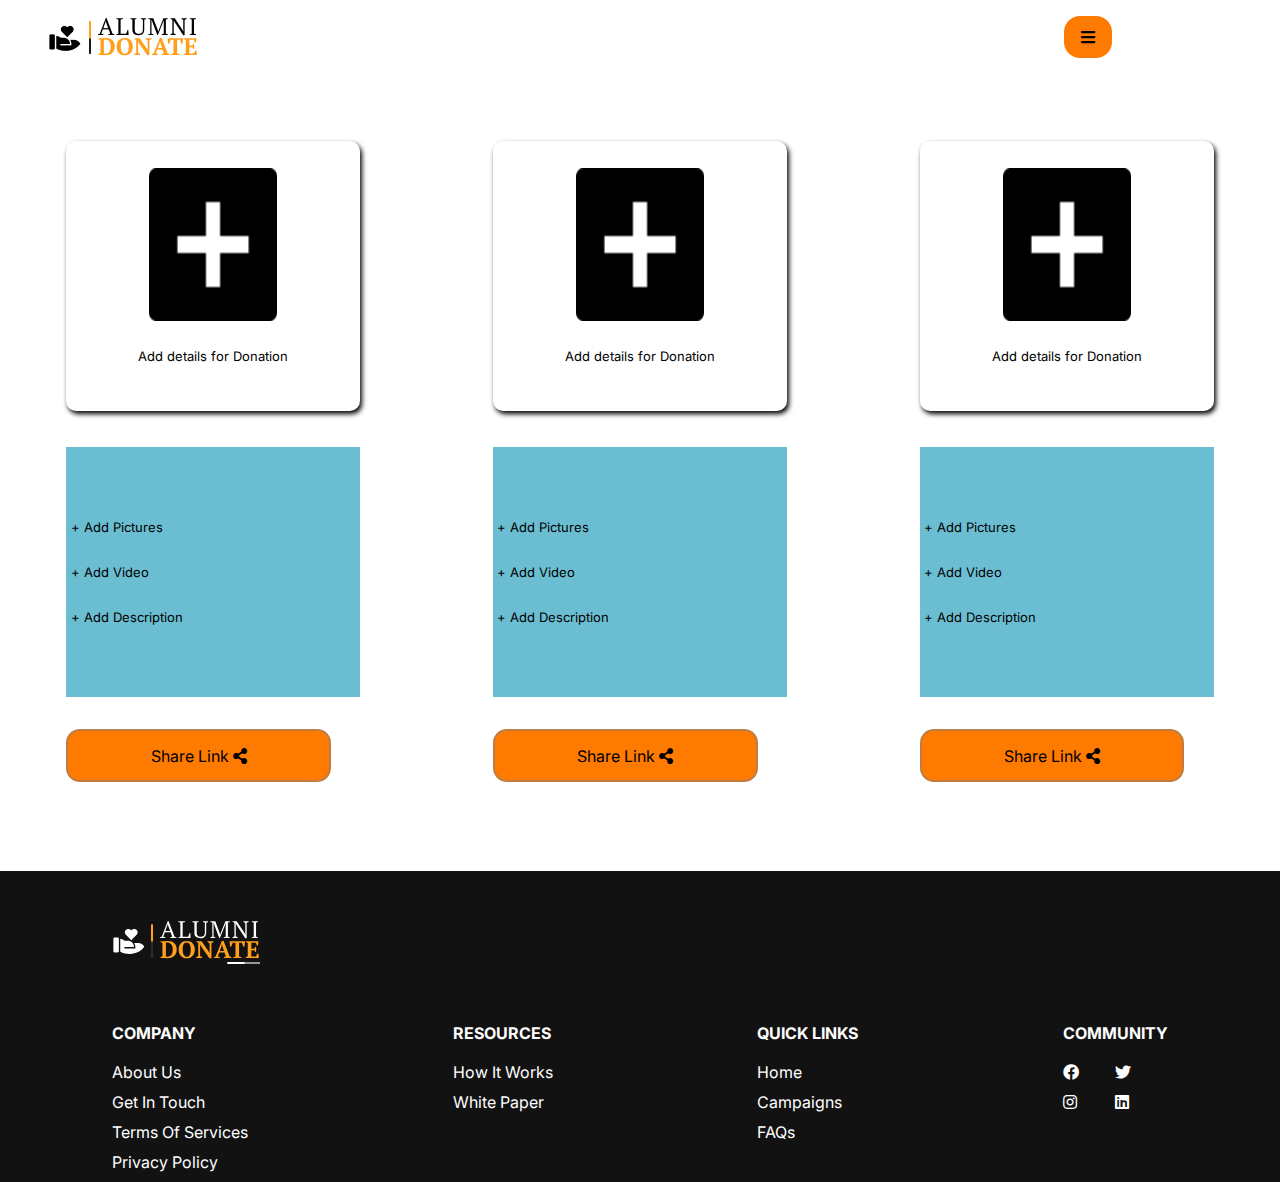
<file: Front-end/pages/createdonation.html>
<!DOCTYPE html>
<html lang="en">

<head>
    <meta charset="UTF-8">
    <meta http-equiv="X-UA-Compatible" content="IE=edge">
    <meta name="viewport" content="width=device-width, initial-scale=1.0">
    <link rel="stylesheet" href="../assets/css/styles.css">

    <link rel="stylesheet" href="../assets/css/createdonation.css">
    <link rel="preconnect" href="https://fonts.googleapis.com">
    <link rel="preconnect" href="https://fonts.gstatic.com" crossorigin>
    <link href="https://fonts.googleapis.com/css2?family=Inter&display=swap" rel="stylesheet">
    <title>Create Donation</title>

   <link rel="stylesheet" href="../assets/fontawesome-free-5.12.1-web/css/all.css">
   <link rel="apple-touch-icon" sizes="180x180" href="../assets/images/apple-touch-icon.png">
<link rel="icon" type="image/png" sizes="32x32" href="../assets/images/favicon-32x32.png">
<link rel="icon" type="image/png" sizes="16x16" href="../assets/images/favicon-16x16.png">
<link rel="manifest" href="../assets/images/site.webmanifest">
   
</head>

<body>
    <header class="section-center">
        <nav class="login-nav navbar">
            <div class="img">
                <img src="../assets/images/logo-nav.png" alt="">
               </div>
               <div class="ul-nav">
                <i class="fas fa-bars go-home toogle" id="nav-toogle"></i>
                <ul class="hidden" id="ul">
              <li class="btn"><a href="../pages/index.html#workings" >how it works</a></li>
              <li class="btn"><a href="../pages/documentation.html">documentation</a></li>
              <li class="btn"><a href="../pages/projects.html" >Fund request</a></li>
              <li class="btn"><a href="./login.html">login</a></li>
              <li class="btn"><a href="./signup.html">sign-up</a></li>
                </ul>
               
               </div>

        </nav>
       

    </header>
    <main>
      <div class="details-container">
        <div class="details-tab">
            <div class="mobile-flex">
                <div class="add">
                    <a href="#"><img src="../assets/images/add-btn.png" alt="">
                        <p>Add details for Donation</p></a>
                </div>
                <div class="sub-blue">
                    <p class="sub-blue-content terminal-top"><a href="#">+ Add Pictures</a></p>
                    <p class="sub-blue-content"><a href="#">+ Add Video</a></p>
                    <p class="sub-blue-content terminal-bot"><a href="#">+ Add Description</a></p>
                </div>
            </div>
            
            <div class="share">
                <p><button>
                    <span>
                        Share Link
                      <i class="fas fa-share-alt"></i>
                    
                    </span>
                </button></p>
            </div>
        </div>
        <div class="details-tab">
            <div class="mobile-flex">
                <div class="add">
                    <a href="#"><img src="../assets/images/add-btn.png" alt="">
                        <p>Add details for Donation</p></a>
                </div>
                <div class="sub-blue">
                    <p class="sub-blue-content terminal-top"><a href="#">+ Add Pictures</a></p>
                    <p class="sub-blue-content"><a href="#">+ Add Video</a></p>
                    <p class="sub-blue-content terminal-bot"><a href="#">+ Add Description</a></p>
                </div>
            </div>
            <div class="share">
                <p><button>
                    <span>
                        Share Link
                      <i class="fas fa-share-alt"></i>
                    
                    </span>
                </button></p>
            </div>
        </div>
        <div class="details-tab">
            <div class="mobile-flex">
                <div class="add">
                    <a href="#"><img src="../assets/images/add-btn.png" alt="">
                        <p>Add details for Donation</p></a>
                </div>
                <div class="sub-blue">
                    <p class="sub-blue-content terminal-top"><a href="#">+ Add Pictures</a></p>
                    <p class="sub-blue-content"><a href="#">+ Add Video</a></p>
                    <p class="sub-blue-content terminal-bot"><a href="#">+ Add Description</a></p>
                </div>
            </div>
            <div class="share">
                <p><button>
                    <span>
                        Share Link
                      <i class="fas fa-share-alt"></i>
                    
                    </span>
                </button></p>
            </div>
        </div>
      </div>
      
    </main>
    <footer>
        <section class="section-center">
        <div class="img-container">

            <img src="../assets/images/Logo.svg" alt="">

        </div>
        <section class="footer-flex">
            <article>
                <h3>company</h3>
                <ul>
                    <li><a href="../pages/documentation.html"> about us</a></li>
                    <li><a href="#"> get in touch</a></li>
                    <li><a href="#"> terms of services</a></li>
                    <li><a href="#"> privacy policy</a></li>
                </ul>
            </article>
            <article>
                <h3>resources</h3>
                <ul>
                    <li><a href="../pages/index.html#workings">how it works</a></li>
                    <li><a href="#">white paper</a></li>
                   
                </ul>
            </article>
            <article>
                <h3>Quick Links</h3>
                <ul>
                    <li><a href="../pages/index.html">home</a></li>
                    <li><a href="#">Campaigns</a></li>
                    <li><a href="#">FAQs</a></li>
                </ul>
            </article>
            <article>
                <h3>community</h3>
                <ul class="grid">
                    <li> <a href="https://www.twitter.com" target="_blank" class="footer-icon">
                        <i class="fab fa-facebook"></i>
                      </a></li>
                      <li> <a href="https://www.twitter.com" target="_blank" class="footer-icon">
                        <i class="fab fa-twitter"></i>
                      </a></li>
                      <li> <a href="https://www.twitter.com" target="_blank" class="footer-icon">
                        <i class="fab fa-instagram"></i>
                      </a></li> 
                      <li> <a href="https://www.twitter.com" target="_blank" class="footer-icon">
                        <i class="fab fa-linkedin"></i>
                      </a></li> 
                </ul>
            </article>
    
    </section>
    </section>
     </footer>
    <script src="../assets/js/signin.js"></script>
    <!-- <script src="/Front-end/assets/js/script.js"></script> -->
</body>

</html>
</file>
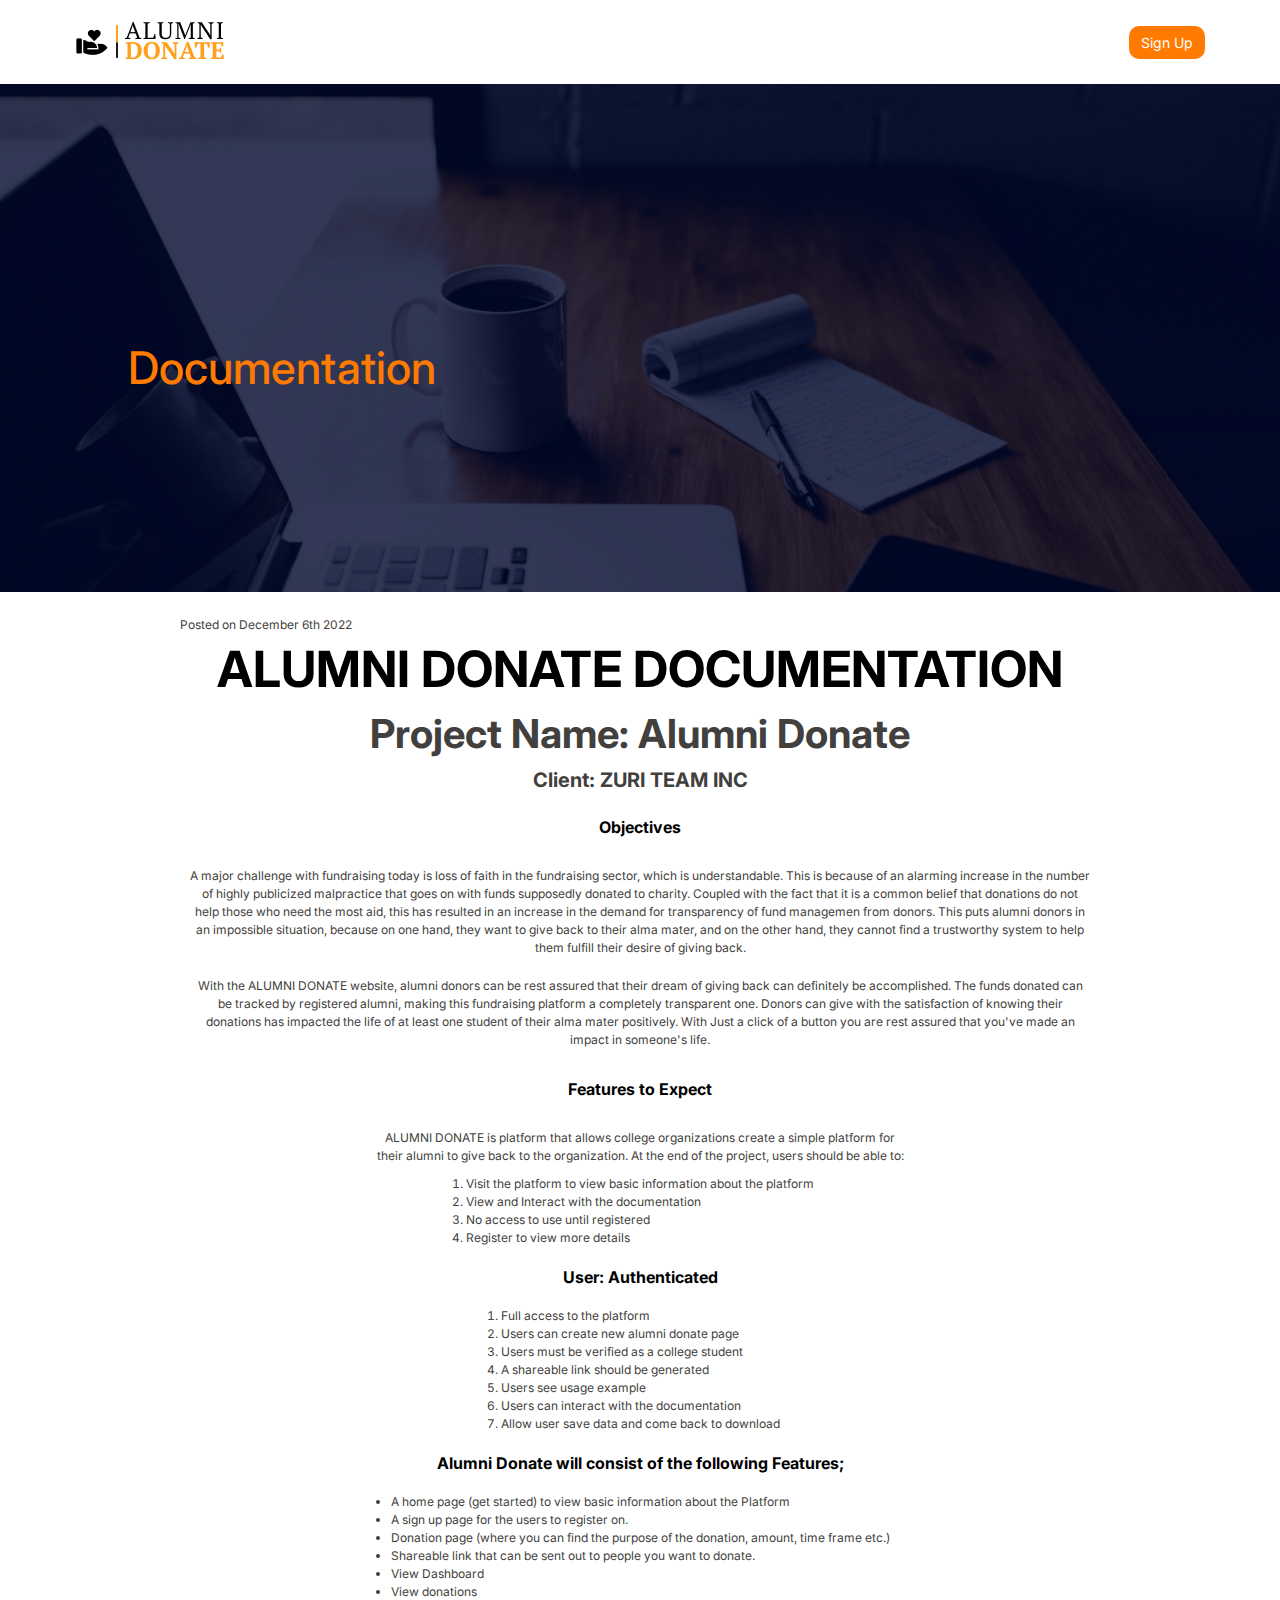
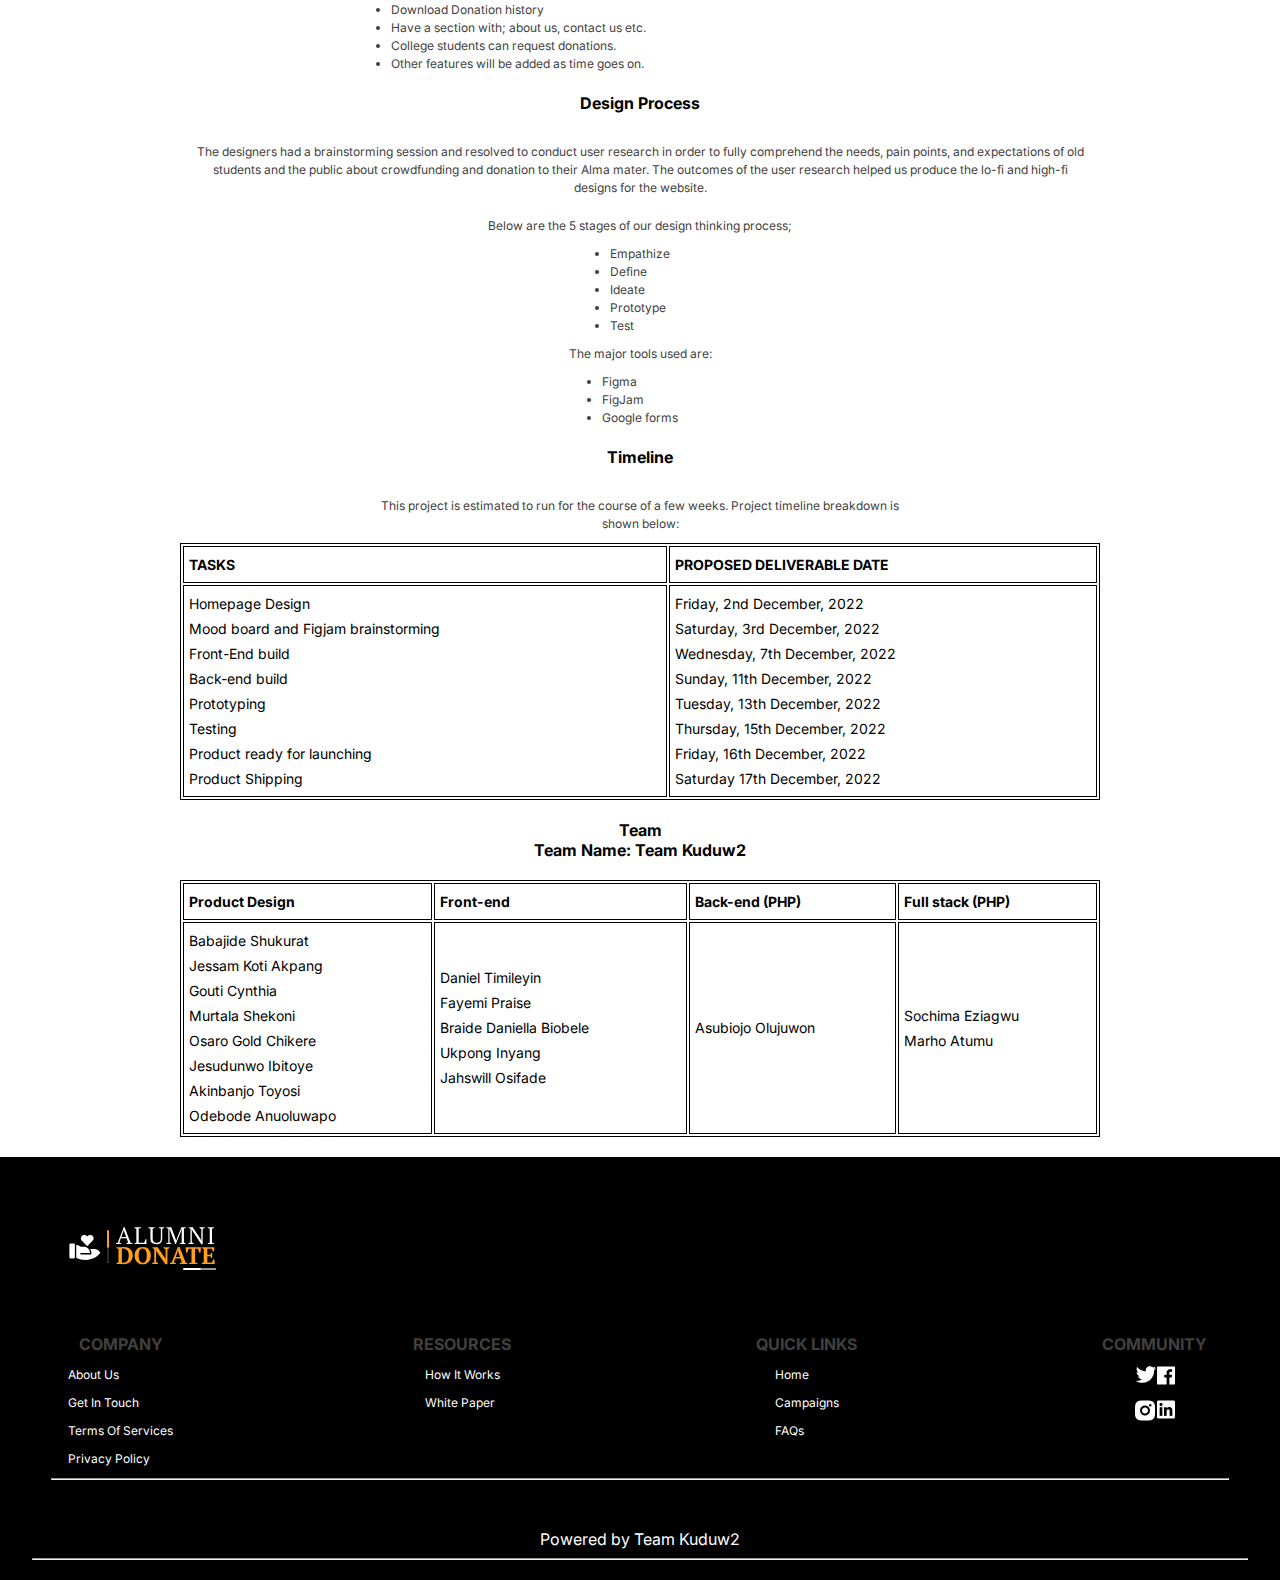
<file: Front-end/pages/documentation.html>
<!DOCTYPE html>
<html lang="en">
<head>
    <meta charset="UTF-8">
    <meta http-equiv="X-UA-Compatible" content="IE=edge">
    <meta name="viewport" content="width=device-width, initial-scale=1.0">
    <link rel="stylesheet" href="../assets/css/documentation.css">
    <!-- FONT LINKING -->
    <link href="https://fonts.googleapis.com/css?family=Inter:100,200,300,regular,500,600,700,800,900" rel="stylesheet" />
    <link rel="stylesheet" href="../assets/fontawesome-free-5.12.1-web/css/all.css">
    <link rel="apple-touch-icon" sizes="180x180" href="../assets/images/apple-touch-icon.png">
 <link rel="icon" type="image/png" sizes="32x32" href="../assets/images/favicon-32x32.png">
 <link rel="icon" type="image/png" sizes="16x16" href="../assets/images/favicon-16x16.png">
 <link rel="manifest" href="../assets/images/site.webmanifest">
    <title>Documentation</title>
</head>
<body>
    <nav>
        <a href="../pages/index.html"><img src="../assets/images/logo-nav.png" alt="logo"></a>
        <a href="../pages/signup.html">Sign Up</a>
    </nav>
    <header>
        <img src="../assets/images/Rectangle 3.png" alt="">
        <h1>Documentation</h1>
    </header>
    <section>
        <p>Posted on December 6th 2022</p>
        <h1>ALUMNI DONATE DOCUMENTATION</h1>
        <h2>Project Name: Alumni Donate</h2>
        <h3>Client: ZURI TEAM INC</h3>
        <!--  -->
        <h4>Objectives</h4>
        <p class="center-align">A major challenge with fundraising today is loss of faith in the fundraising sector, which
            is understandable. This is
            because of an alarming increase in the number of highly publicized malpractice that goes on with funds
            supposedly
            donated to charity. Coupled with the fact that it is a common belief that donations do not help those who need
            the most
            aid, this has resulted in an increase in the demand for transparency of fund managemen from donors. This puts
            alumni
            donors in an impossible situation, because on one hand, they want to give back to their alma mater, and on the
            other
            hand, they cannot find a trustworthy system to help them fulfill their desire of giving back.</p>
        <p class="center-align">With the ALUMNI DONATE website, alumni donors can be rest assured that their dream of giving
            back can definitely be
            accomplished. The funds donated can be tracked by registered alumni, making this fundraising platform a
            completely
            transparent one. Donors can give with the satisfaction of knowing their donations has impacted the life of at
            least one
            student of their alma mater positively. With Just a click of a button you are rest assured that
            you've made an impact in someone's life.</p>
        <!--  -->
        <h4>Features to Expect</h4>
        <p class="center-align width">ALUMNI DONATE is platform that allows college organizations create a simple platform
            for their alumni to give back to
            the organization. At the end of the project, users should be able to:</p>
        <ol>
            <li>Visit the platform to view basic information about the platform</li>
            <li>View and Interact with the documentation</li>
            <li>No access to use until registered</li>
            <li>Register to view more details</li>
        </ol>
        <!--  -->
        <h4>User: Authenticated</h4>
        <ol>
            <li>Full access to the platform</li>
            <li>Users can create new alumni donate page</li>
            <li>Users must be verified as a college student</li>
            <li>A shareable link should be generated</li>
            <li>Users see usage example</li>
            <li>Users can interact with the documentation</li>
            <li>Allow user save data and come back to download</li>
        </ol>
        <!--  -->
        <h4>Alumni Donate will consist of the following Features;</h4>
        <ul>
            <li>A home page (get started) to view basic information about the Platform</li>
            <li>A sign up page for the users to register on.</li>
            <li>Donation page (where you can find the purpose of the donation, amount, time frame etc.)</li>
            <li>Shareable link that can be sent out to people you want to donate.</li>
            <li>View Dashboard</li>
            <li>View donations</li>
            <li>Download Donation history</li>
            <li>Have a section with; about us, contact us etc.</li>
            <li>College students can request donations.</li>
            <li>Other features will be added as time goes on.</li>
        </ul>
        <!--  -->
        <h4>Design Process</h4>
        <p class="center-align">The designers had a brainstorming session and resolved to conduct user research in order to
            fully comprehend the needs,
            pain points, and expectations of old students and the public about crowdfunding and donation to their Alma
            mater. The
            outcomes of the user research helped us produce the lo-fi and high-fi designs for the website.</p>
        <p class="center-align">Below are the 5 stages of our design thinking process;</p>
        <ul>
            <li>Empathize</li>
            <li>Define</li>
            <li>Ideate</li>
            <li>Prototype</li>
            <li>Test</li>
        </ul>
        <p class="center-align">The major tools used are:</p>
        <ul>
            <li>Figma</li>
            <li>FigJam</li>
            <li>Google forms</li>
        </ul>
        <!--  -->
        <h4>Timeline</h4>
        <p class="center-align width">This project is estimated to run for the course of a few weeks. Project timeline
            breakdown is shown below:</p>
        <table>
            <tr>
                <th>TASKS</th>
                <th>PROPOSED DELIVERABLE DATE</th>
            </tr>
            <tr>
                <td>
                    Homepage Design <br>
                    Mood board and Figjam brainstorming <br>
                    Front-End build <br>
                    Back-end build <br>
                    Prototyping <br>
                    Testing <br>
                    Product ready for launching <br>
                    Product Shipping
                </td>
                <td>
                    Friday, 2nd December, 2022 <br>
                    Saturday, 3rd December, 2022 <br>
                    Wednesday, 7th December, 2022 <br>
                    Sunday, 11th December, 2022 <br>
                    Tuesday, 13th December, 2022 <br>
                    Thursday, 15th December, 2022 <br>
                    Friday, 16th December, 2022 <br>
                    Saturday 17th December, 2022
                </td>
            </tr>
        </table>
    
        <div class="mobile">
            <ul>
                <li>Homepage Design- Friday, 2nd December, 2022</li>
                <li>Mood board and Figjam brainstorming- Saturday, 3rd December, 2022</li>
                <li>Front-End build- Wednesday, 7th December, 2022</li>
                <li>Back-end build- Sunday, 11th December, 2022</li>
                <li>Prototyping- Tuesday, 13th December, 2022</li>
                <li>Testing- Thursday, 15th December, 2022</li>
                <li>Product ready for launching- Friday, 16th December, 2022</li>
                <li>Product Shipping- Saturday 17th December, 2022</li>
            </ul>
        </div>
    
        <h4>Team <br> Team Name: Team Kuduw2</h4>
        <table>
            <tr>
                <th>Product Design</th>
                <th>Front-end</th>
                <th>Back-end (PHP)</th>
                <th>Full stack (PHP)</th>
            </tr>
            <tr>
                <td>
                    Babajide Shukurat <br>
                    Jessam Koti Akpang <br>
                    Gouti Cynthia <br>
                    Murtala Shekoni <br>
                    Osaro Gold Chikere <br>
                    Jesudunwo Ibitoye <br>
                    Akinbanjo Toyosi <br>
                    Odebode Anuoluwapo
                </td>
                <td>
                    Daniel Timileyin <br>
                    Fayemi Praise <br>
                    Braide Daniella Biobele <br>
                    Ukpong Inyang <br>
                    Jahswill Osifade <br>
                </td>
                <td>Asubiojo Olujuwon</td>
                <td>Sochima Eziagwu <br>
                    Marho Atumu
                </td>
            </tr>
        </table>
    
        <div class="mobile">
            <ul>
                <li>Product Design</li>
                <ul>
                    <li>Babajide Shukurat</li>
                    <li>Jessam Koti Akpang</li>
                    <li>Gouti Cynthia</li>
                    <li>Murtala Shekoni</li>
                    <li>Osaro Gold Chikere</li>
                    <li>Jesudunwo Ibitoye</li>
                    <li>Akinbanjo Toyosi</li>
                    <li>Odebode Anuoluwapo</li>
                </ul>
                <li>Front-end</li>
                <ul>
                    <li>Daniel Timileyin</li>
                    <li>Fayemi Praise</li>
                    <li>Braide Daniella Biobele</li>
                    <li>Ukpong Inyang</li>
                    <li>Jahswill Osifade</li>
                </ul>
                <li>Back-end (PHP)</li>
                <ul>
                    <li>Asubiojo Olujuwon</li>
                </ul>
                <li>Full stack (PHP)</li>
                <ul>
                    <li>Sochima Eziagwu</li>
                    <li>Marho Atumu</li>
                </ul>
            </ul>
        </div>
    </section>

    <footer>
        <section class="section-center">
          <div class="image-container">
            <img src="../assets/images/Logo.svg" alt="">
          </div>
          <section class="footer-flex">
            <article>
              <h3>company</h3>
              <ul>
                <li><a href="../pages/documentation.html"> about us</a></li>
                <li><a href="#"> get in touch</a></li>
                <li><a href="#"> terms of services</a></li>
                <li><a href="#"> privacy policy</a></li>
            </ul>
        </article>
        <article>
            <h3>resources</h3>
            <ul>
                <li><a href="../pages/index.html#workings">how it works</a></li>
                <li><a href="#">white paper</a></li>
               
            </ul>
        </article>
        <article>
            <h3>Quick Links</h3>
            <ul>
                <li><a href="../pages/index.html">home</a></li>
                <li><a href="#">Campaigns</a></li>
                <li><a href="#">FAQs</a></li>
            </ul>
            </article>
            <article>
              <h3>community</h3>
              <ul class="grid-social">
                <li> <a href="https://www.twitter.com" target="_blank" class="footer-icon">
                  <img src="../assets/logo/twitter logo.png" alt="">
                </a></li>
                <li> <a href="https://www.facebook.com" target="_blank" class="footer-icon">
                  <img src="../assets/logo/facebook logo.png" alt="">
                </a></li>
                <li> <a href="https://www.instagram.com" target="_blank" class="footer-icon">
                  <img src="../assets/logo/ig logo.png" alt="">
                </a></li> 
                <li> <a href="https://www.linkedin.com" target="_blank" class="footer-icon">
                  <img src="../assets/logo/linkedin logo.png" alt="">
                </a></li> 
              </ul>
            </article>
    
        </section> 
        <hr>
      </section>
        <section class="credit">
          <div>
              Powered by Team Kuduw2
          </div>
          <hr>
        </section>
    
      </footer>
    <script src="../assets/js/script.js"></script>
</body>
</html>
</file>
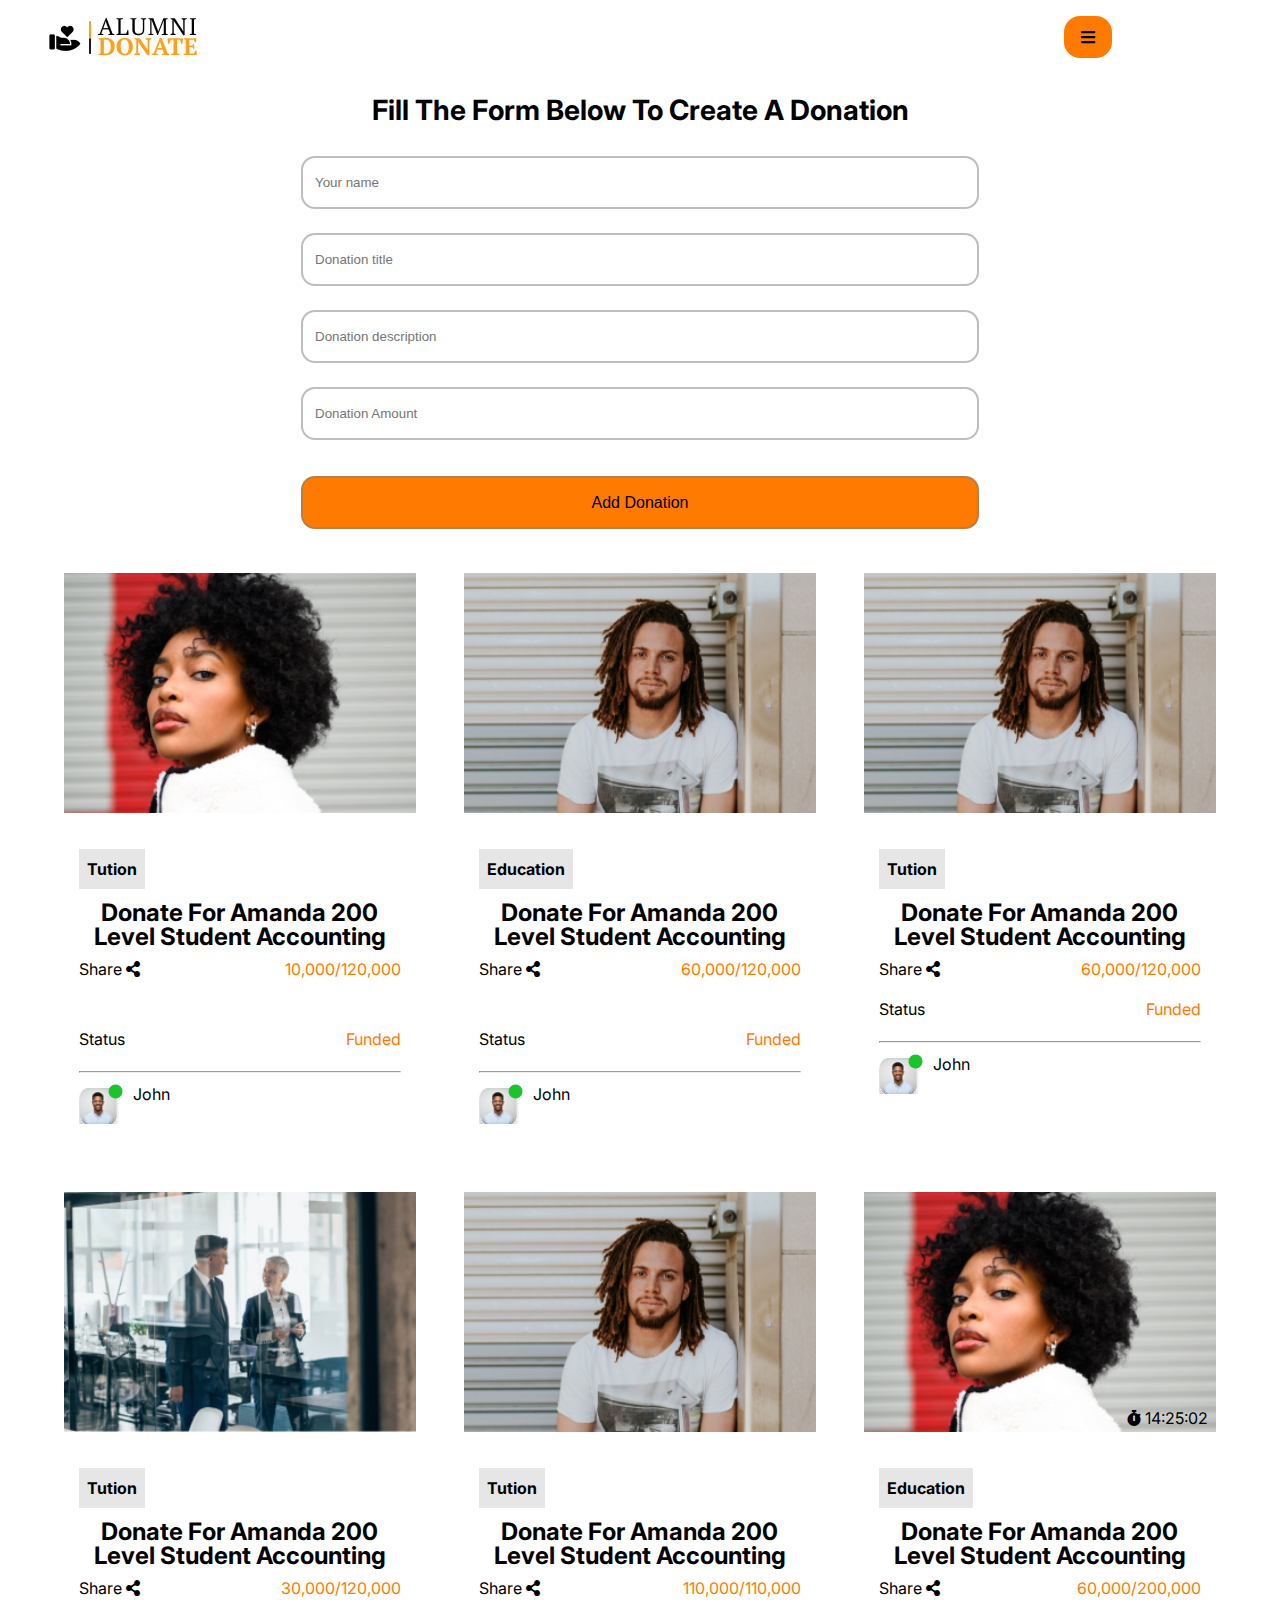
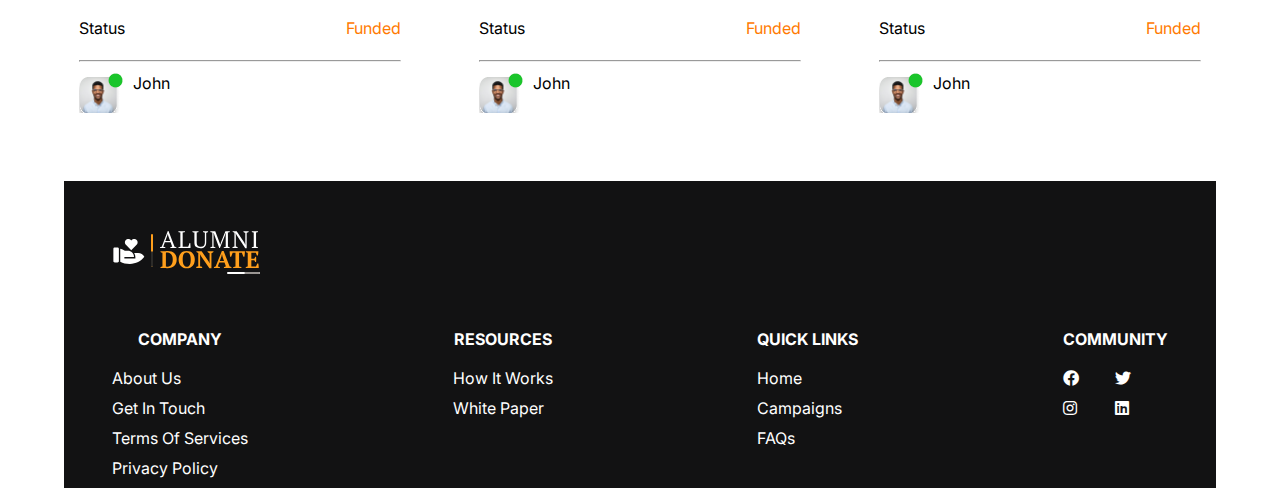
<file: Front-end/pages/donationrequest.html>
<html lang="en">

<head>
  <meta charset="UTF-8">
  <meta http-equiv="X-UA-Compatible" content="IE=edge">
  <meta name="viewport" content="width=device-width, initial-scale=1.0">
  <title>Donation-request</title>
  <link rel="stylesheet" href="../assets/css/styles.css">
  <link rel="stylesheet" href="../assets/fontawesome-free-5.12.1-web/css/all.css">
  <link rel="apple-touch-icon" sizes="180x180" href="../assets/images/apple-touch-icon.png">
  <link rel="icon" type="image/png" sizes="32x32" href="../assets/images/favicon-32x32.png">
  <link rel="icon" type="image/png" sizes="16x16" href="../assets/images/favicon-16x16.png">
  <link rel="manifest" href="../assets/images/site.webmanifest">

</head>

<body>
  <header class="section-center">
    <nav class="login-nav navbar">
      <div class="img">
        <a href="index.html"><img src="../assets/images/logo-nav.png" alt=""></a>
      </div>
      <div class="ul-nav">
        <i class="fas fa-bars go-home toogle" id="nav-toogle"></i>
        <ul class="hidden" id="ul">
          <li class="btn"><a href="../pages/index.html#workings">how it works</a></li>
          <li class="btn"><a href="../pages/documentation.html">documentation</a></li>
          <li class="btn"><a href="../pages/projects.html">Fund request</a></li>
          <li class="btn"><a href="./login.html">login</a></li>
          <li class="btn"><a href="./signup.html">sign-up</a></li>
        </ul>

      </div>




    </nav>
    <h3> Fill the form below to create a donation</h3>
    <br>
    <form class="sign-up" method="POST" enctype="multipart/form-data" action="../../backend/alumni_donation.php">
      <article>
        <input type="text" name="name" id="name" placeholder="Your name" />
      </article>
      <article>
        <input type="text" name="title" id="title" placeholder="Donation title" />
      </article>
      <article>
        <input type="text" name="desc" placeholder="Donation description" id="desc" />
      </article>
      <article>
        <input type="text" name="amount" placeholder="Donation Amount" id="pay_amount" />
      </article>


        <button type="submit" class="" name="add_donation" class="boxx">
          Add Donation
        </button>
    </form>
    <br>

    <!--
    <div class="create-project">
      <a href="../pages/createdonation.html" class="go-home">create project <span><i class="fas fa-plus"></i></span></a>
    </div>
  </header>
  <main>
    <section class="section-center box-section">
      <div class="flexx">
        <div class="container">
          <a href="#" class="go-home">search</a>
          <a href="donationrecord.php" class="go-home">View Donations</a>
        </div>
      </div>
      <div class="description-container">
        <div class="description-inner-container">
          <ul>
            <li>
              <a href>Tuition</a>
            </li>
            <li>
              <a href>Medicals</a>
            </li>
            <li>
              <a href>Accomodation</a>
            </li>
            <li>
              <a href>others</a>
            </li>
          </ul>
        </div>
      </div>
    </section>
    -->

    <section class="section-center donate-section">

      <div class="section-center featured-center">
        <!-- single donate -->
        <article class="donate-card" id="last-clone">
          <div class="donate-img-container">
            <img src="../assets/images/Rectangle 32.jpg" class="donate-img" alt="" />

          </div>
          <!-- donate info -->
          <div class="donate-info">
            <div class="donate-title">
              <h4>tution</h4>
              <h3>Donate for amanda 200 level student accounting</h3>
            </div>

            <div class="donate-footer">
              <p>
                <span>
                  Share
                  <i class="fas fa-share-alt"></i>

                </span>
              </p>
              <p class="span value">10,000/120,000</p>
            </div>
            <div class="progress-container">
              <div class="line line-1"> </div>
            </div>
            <div class="donate-footer">
              <p>
                status
              </p>
              <p class="span status-2">funded</p>
            </div>
            <hr>
            <div class="extra">
              <div class="image-container"><img src="../assets/images/janedoe-pic2.png" alt=""></div>

              <p>John</p>

            </div>

          </div>
        </article>
        <!-- single donate -->

        <article class="donate-card">
          <div class="donate-img-container">
            <img src="../assets/images/Rectangle 32 (1).jpg" class="donate-img" alt="" />

          </div>
          <!-- donate info -->
          <div class="donate-info">
            <div class="donate-title">
              <h4>education</h4>
              <h3>Donate for amanda 200 level student accounting</h3>
            </div>

            <div class="donate-footer">
              <p>
                <span>
                  Share
                  <i class="fas fa-share-alt"></i>

                </span>
              </p>
              <p class="span">60,000/120,000</p>
            </div>
            <div class="progress-container">
              <div class="
           line line-2"> </div>
            </div>
            <div class="donate-footer">
              <p>
                status
              </p>
              <p class="span status">funded</p>
            </div>
            <hr>
            <div class="extra">
              <div class="image-container"><img src="../assets/images/janedoe-pic2.png" alt=""></div>

              <p>John</p>

            </div>
          </div>
        </article>
        <!-- end of single donate -->
        <!-- single donate -->
        <article class="donate-card">
          <div class="donate-img-container">
            <img src="../assets/images/Rectangle 32 (1).jpg" class="donate-img" alt="" />

          </div>
          <!-- donate info -->
          <div class="donate-info">
            <div class="donate-title">
              <h4>tution</h4>
              <h3>Donate for amanda 200 level student accounting</h3>
            </div>

            <div class="donate-footer">
              <p>
                <span>
                  Share
                  <i class="fas fa-share-alt"></i>

                </span>
              </p>
              <p class="span">60,000/120,000</p>
            </div>

            <div class="line"> </div>
            <div class="donate-footer">
              <p>
                status
              </p>
              <p class="span status">funded</p>
            </div>
            <hr>
            <div class="extra">
              <div class="image-container"><img src="../assets/images/janedoe-pic2.png" alt=""></div>

              <p>John</p>

            </div>
          </div>
        </article>
        <!-- end of single donate -->

        <!-- single donate -->
        <article class="donate-card">
          <div class="donate-img-container">
            <img src="../assets/images/Image Container.jpg" class="donate-img" alt="" />

          </div>
          <!-- donate info -->
          <div class="donate-info">
            <div class="donate-title">
              <h4>tution</h4>
              <h3>Donate for amanda 200 level student accounting</h3>
            </div>

            <div class="donate-footer">
              <p>
                <span>
                  Share
                  <i class="fas fa-share-alt"></i>

                </span>
              </p>
              <p class="span">30,000/120,000</p>
            </div>
            <div class="line"> </div>
            <div class="donate-footer">
              <p>
                status
              </p>
              <p class="span status">funded</p>
            </div>
            <hr>
            <div class="extra">
              <div class="image-container"><img src="../assets/images/janedoe-pic2.png" alt=""></div>

              <p>John</p>

            </div>

          </div>
        </article>
        <!-- end of single donate -->
        <!-- single donate -->
        <article class="donate-card">
          <div class="donate-img-container">
            <img src="../assets/images/Rectangle 32 (1).jpg" class="donate-img" alt="" />

          </div>
          <!-- donate info -->
          <div class="donate-info">
            <div class="donate-title">
              <h4>tution</h4>
              <h3>Donate for amanda 200 level student accounting</h3>
            </div>

            <div class="donate-footer">
              <p>
                <span>
                  Share
                  <i class="fas fa-share-alt"></i>

                </span>
              </p>
              <p class="span value">110,000/110,000</p>
            </div>
            <div class="line"> </div>
            <div class="donate-footer">
              <p>
                status
              </p>
              <p class="span status">funded</p>
            </div>
            <hr>
            <div class="extra">
              <div class="image-container"><img src="../assets/images/janedoe-pic2.png" alt=""></div>

              <p>John</p>

            </div>

          </div>
        </article>
        <article class="donate-card" id="first-clone">
          <div class="donate-img-container">
            <img src="../assets/images/Rectangle 32.jpg" class="donate-img" alt="" />
            <p class="donate-date"> <span><i class="fas fa-stopwatch"></i></span> 14:25:02</p>
          </div>
          <!-- donate info -->
          <div class="donate-info">
            <div class="donate-title">
              <h4>education</h4>
              <h3>Donate for amanda 200 level student accounting</h3>
            </div>

            <div class="donate-footer">
              <p>
                <span>
                  Share
                  <i class="fas fa-share-alt"></i>
                </span>
              </p>
              <p class="span value">60,000/200,000</p>
            </div>
            <div class="line"> </div>
            <div class="donate-footer">
              <p>
                status
              </p>
              <p class="span status">funded</p>
            </div>
            <hr>
            <div class="extra">
              <div class="image-container"><img src="../assets/images/janedoe-pic2.png" alt=""></div>

              <p>John</p>

            </div>
          </div>
        </article>
        <!-- end of single donate -->
    </section>


    </main>
    <footer>
      <section class="section-center">
        <div class="img-container">
          <img src="../assets/images/Logo.svg" alt="">
        </div>
        <section class="footer-flex">
          <article>
            <h3>company</h3>
            <ul>
              <li><a href="../pages/documentation.html"> about us</a></li>
              <li><a href="#"> get in touch</a></li>
              <li><a href="#"> terms of services</a></li>
              <li><a href="#"> privacy policy</a></li>
            </ul>
          </article>
          <article>
            <h3>resources</h3>
            <ul>
              <li><a href="../pages/index.html#workings">how it works</a></li>
              <li><a href="#">white paper</a></li>

            </ul>
          </article>
          <article>
            <h3>Quick Links</h3>
            <ul>
              <li><a href="../pages/index.html">home</a></li>
              <li><a href="#">Campaigns</a></li>
              <li><a href="#">FAQs</a></li>
            </ul>

          </article>
          <article>
            <h3>community</h3>
            <ul class="grid">
              <li> <a href="https://www.twitter.com" target="_blank" class="footer-icon">
                  <i class="fab fa-facebook"></i>
                </a></li>
              <li> <a href="https://www.twitter.com" target="_blank" class="footer-icon">
                  <i class="fab fa-twitter"></i>
                </a></li>
              <li> <a href="https://www.twitter.com" target="_blank" class="footer-icon">
                  <i class="fab fa-instagram"></i>
                </a></li>
              <li> <a href="https://www.twitter.com" target="_blank" class="footer-icon">
                  <i class="fab fa-linkedin"></i>
                </a></li>
            </ul>
          </article>

        </section>
      </section>
    </footer>
    <script src="../assets/js/signin.js"></script>
</body>

</html>
</file>
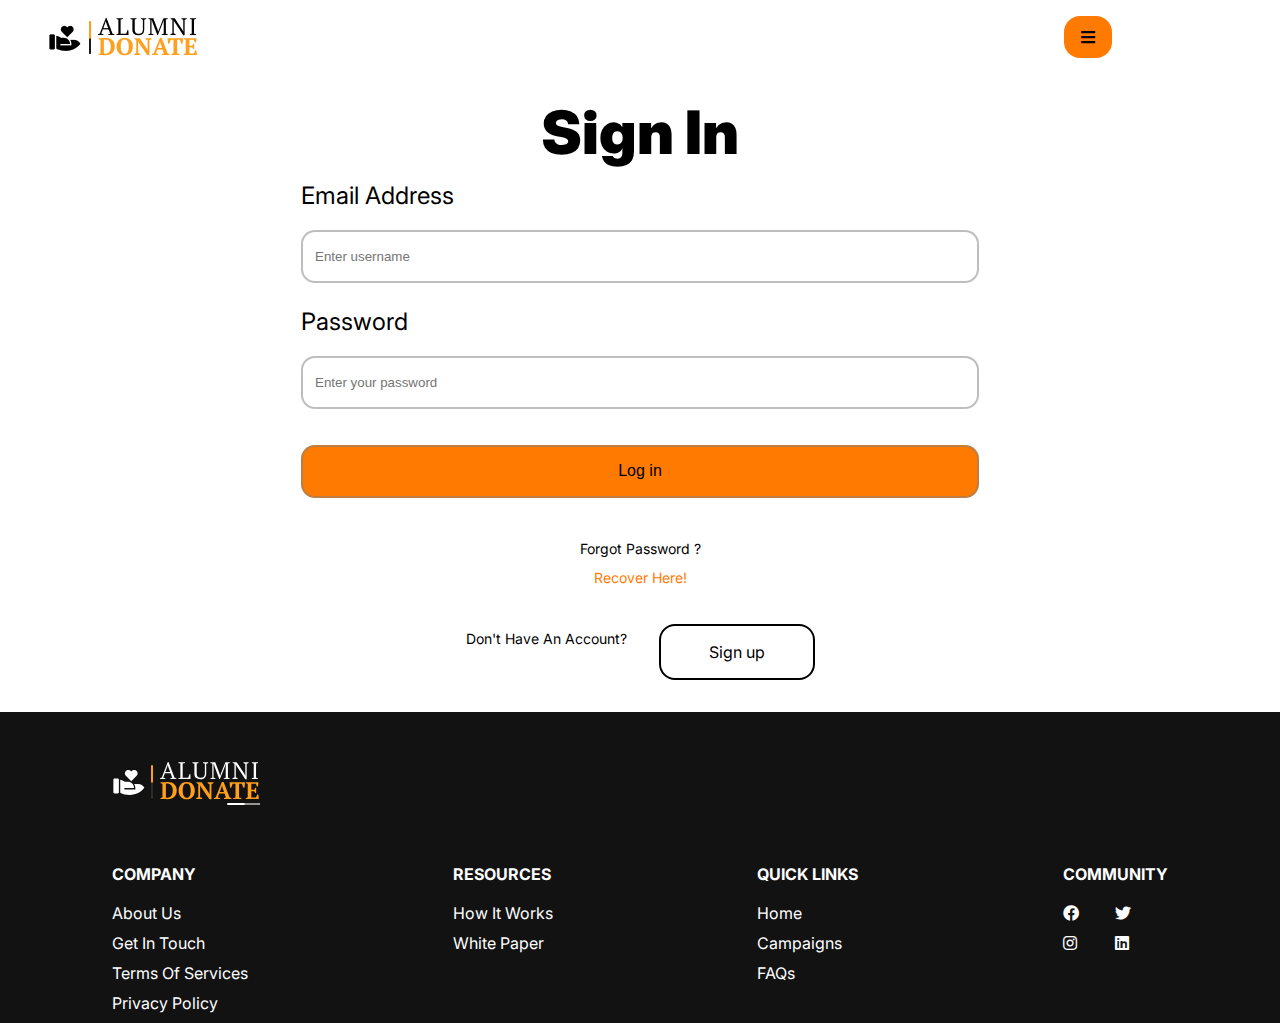
<file: Front-end/pages/login.html>
<!DOCTYPE html>
<html lang="en">

<head>
  <meta charset="UTF-8">
  <meta http-equiv="X-UA-Compatible" content="IE=edge">
  <meta name="viewport" content="width=device-width, initial-scale=1.0">
  <link rel="stylesheet" href="../assets/css/styles.css">
  <link rel="preconnect" href="https://fonts.googleapis.com">
  <link rel="preconnect" href="https://fonts.gstatic.com" crossorigin>
  <link href="https://fonts.googleapis.com/css2?family=Inter&display=swap" rel="stylesheet">
  <title>Log In</title>
  <link rel="stylesheet" href="../assets/fontawesome-free-5.12.1-web/css/all.css">
  <link rel="apple-touch-icon" sizes="180x180" href="../assets/images/apple-touch-icon.png">
  <link rel="icon" type="image/png" sizes="32x32" href="../assets/images/favicon-32x32.png">
  <link rel="icon" type="image/png" sizes="16x16" href="../assets/images/favicon-16x16.png">
  <link rel="manifest" href="../assets/images/site.webmanifest">

</head>

<body>
  <!-- 
        header
     -->
  <header class="section-center">
    <nav class="login-nav navbar">
      <div class="img">
        <a href="index.html"><img src="../assets/images/logo-nav.png" alt=""></a>
      </div>
      <div class="ul-nav">
        <i class="fas fa-bars go-home toogle" id="nav-toogle"></i>
        <ul class="hidden" id="ul">
          <li class="btn"><a href="../pages/index.html#workings">how it works</a></li>
          <li class="btn"><a href="../pages/documentation.html">documentation</a></li>
          <li class="btn"><a href="../pages/projects.html">Fund request</a></li>
          <li class="btn"><a href="./login.html">login</a></li>
          <li class="btn"><a href="./signup.html">sign-up</a></li>
        </ul>

      </div>

    </nav>
    <h1>sign in</h1>

  </header>
  <main>
    <form class='section-center sign-up' method="POST" action="../../backend/action.php">
      <article>

        <p>Email Address</p>
        <input type="email" name="email" placeholder="Enter username" id="email">
      </article>
      <article>
        <p>Password</p>
        <input type="password" name="password" id="password" placeholder="Enter your password">

      </article> <button type="submit" class="" name="login" onclick="document.location='../pages/userdashboard.php'"
        class="boxx">Log in</button>

      <div>

        <div class="flex">
          <p>forgot password ?<span class="span"><a href="resetpassword.html"> recover here!</a></span>
          </p>
        </div>
        <div class="below">
          <p>Don't have an account?</p>
          <a href="../pages/signup.html" class="trans boxx">Sign up</a>
        </div>
      </div>

    </form>


  </main>
  <footer>
    <section class="section-center">
      <div class="img-container">
        <img src="../assets/images/Logo.svg" alt="">

      </div>
      <section class="footer-flex">
        <article>
          <h3>company</h3>
          <ul>
            <li><a href="../pages/documentation.html"> about us</a></li>
            <li><a href="#"> get in touch</a></li>
            <li><a href="#"> terms of services</a></li>
            <li><a href="#"> privacy policy</a></li>

          </ul>
        </article>
        <article>
          <h3>resources</h3>
          <ul>
            <li><a href="../pages/index.html#workings">how it works</a></li>
            <li><a href="#">white paper</a></li>


          </ul>
        </article>
        <article>
          <h3>Quick Links</h3>
          <ul>
            <li><a href="../pages/index.html">home</a></li>
            <li><a href="#">Campaigns</a></li>
            <li><a href="#">FAQs</a></li>

          </ul>
        </article>
        <article>
          <h3>community</h3>
          <ul class="grid">
            <li> <a href="https://www.twitter.com" target="_blank" class="footer-icon">
                <i class="fab fa-facebook"></i>
              </a></li>
            <li> <a href="https://www.twitter.com" target="_blank" class="footer-icon">
                <i class="fab fa-twitter"></i>
              </a></li>
            <li> <a href="https://www.twitter.com" target="_blank" class="footer-icon">
                <i class="fab fa-instagram"></i>
              </a></li>
            <li> <a href="https://www.twitter.com" target="_blank" class="footer-icon">
                <i class="fab fa-linkedin"></i>
              </a></li>
          </ul>
        </article>

      </section>
    </section>
  </footer>
  <script src="../assets/js/signin.js"></script>
  <!-- <script src="/Front-end/assets/js/script.js"></script> -->
</body>

</html>
</file>
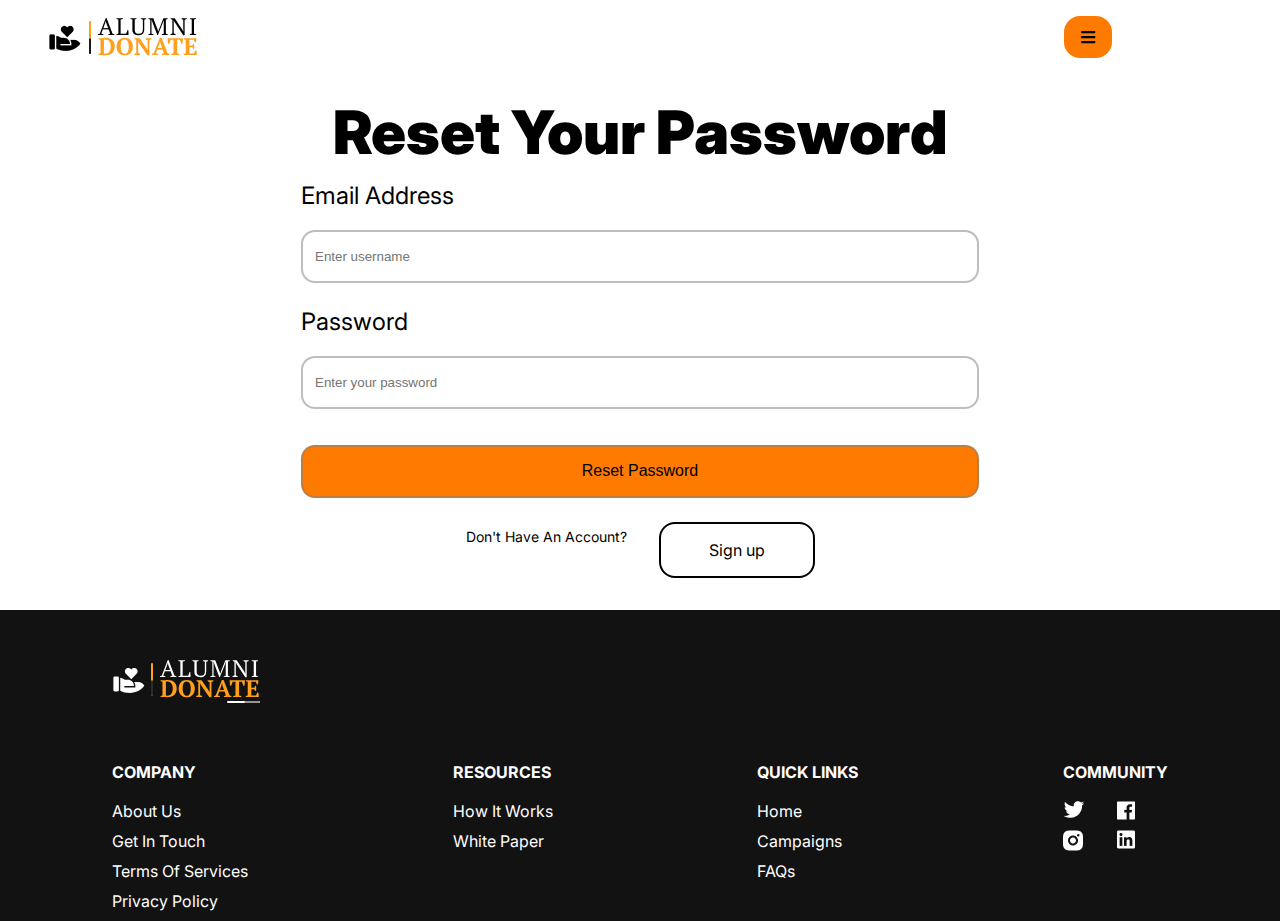
<file: Front-end/pages/resetpassword.html>
<!DOCTYPE html>
<html lang="en">

<head>
    <meta charset="UTF-8">
    <meta http-equiv="X-UA-Compatible" content="IE=edge">
    <meta name="viewport" content="width=device-width, initial-scale=1.0">
    <link rel="stylesheet" href="../assets/css/styles.css">
    <link rel="stylesheet" href="../assets/fontawesome-free-5.12.1-web/css/all.css">
    <link rel="apple-touch-icon" sizes="180x180" href="../assets/images/apple-touch-icon.png">
    <link rel="icon" type="image/png" sizes="32x32" href="../assets/images/favicon-32x32.png">
    <link rel="icon" type="image/png" sizes="16x16" href="../assets/images/favicon-16x16.png">
    <link rel="manifest" href="../assets/images/site.webmanifest">
    <title>Log In</title>
</head>

<body>
    <!-- 
        header
     -->
    <header class="section-center">
        <nav class="login-nav navbar">
            <div class="img">
                <a href="index.html"><img src="../assets/images/logo-nav.png" alt=""></a>
            </div>
            <div class="ul-nav">
                <i class="fas fa-bars go-home toogle" id="nav-toogle"></i>
                <ul class="hidden" id="ul">
                    <li class="btn"><a href="../pages/index.html#workings">how it works</a></li>
                    <li class="btn"><a href="../pages/documentation.html">documentation</a></li>
                    <li class="btn"><a href="../pages/projects.html">Fund request</a></li>
                    <li class="btn"><a href="./login.html">login</a></li>
                    <li class="btn"><a href="./signup.html">sign-up</a></li>
                </ul>

            </div>

        </nav>
        <h1>Reset your Password</h1>

    </header>
    <main>
        <form class='section-center sign-up' method="POST" action="../../backend/action.php">
            <article>

                <p>Email Address</p>
                <input type="email" name="email" placeholder="Enter username" id="email">
            </article>
            <article>
                <p>Password</p>
                <input type="password" name="password" id="password" placeholder="Enter your password">
            </article> <button type="submit" name="login" onclick="document.location='../pages/userdashboard.php'"
                class="boxx">Reset Password</button>

            <div>

                <div class="below">
                    <p>Don't have an account?</p>
                    <a href="../pages/signup.html" class="trans boxx">Sign up</a>
                </div>
            </div>

        </form>


    </main>
    <footer>
        <section class="section-center">
            <div class="img-container">
                <img src="../assets/images/Logo.svg" alt="">
            </div>
            <section class="footer-flex">
                <article>
                    <h3>company</h3>
                    <ul>
                        <li><a href="../pages/documentation.html"> about us</a></li>
                        <li><a href="#"> get in touch</a></li>
                        <li><a href="#"> terms of services</a></li>
                        <li><a href="#"> privacy policy</a></li>
                    </ul>
                </article>
                <article>
                    <h3>resources</h3>
                    <ul>
                        <li><a href="../pages/index.html#workings">how it works</a></li>
                        <li><a href="#">white paper</a></li>

                    </ul>
                </article>
                <article>
                    <h3>Quick Links</h3>
                    <ul>
                        <li><a href="../pages/index.html">home</a></li>
                        <li><a href="#">Campaigns</a></li>
                        <li><a href="#">FAQs</a></li>
                    </ul>
                </article>
                <article>
                    <h3>community</h3>
                    <ul class="grid">
                        <li> <a href="https://www.twitter.com" target="_blank" class="footer-icon">
                                <img src="../assets/logo/twitter logo.png" alt="">
                            </a></li>
                        <li> <a href="https://www.facebook.com" target="_blank" class="footer-icon">
                                <img src="../assets/logo/facebook logo.png" alt="">
                            </a></li>
                        <li> <a href="https://www.instagram.com" target="_blank" class="footer-icon">
                                <img src="../assets/logo/ig logo.png" alt="">
                            </a></li>
                        <li> <a href="https://www.linkedin.com" target="_blank" class="footer-icon">
                                <img src="../assets/logo/linkedin logo.png" alt="">
                            </a></li>
                    </ul>
                </article>

            </section>
        </section>
    </footer>
    <script src="../assets/js/signin.js"></script>
</body>

</html>
</file>
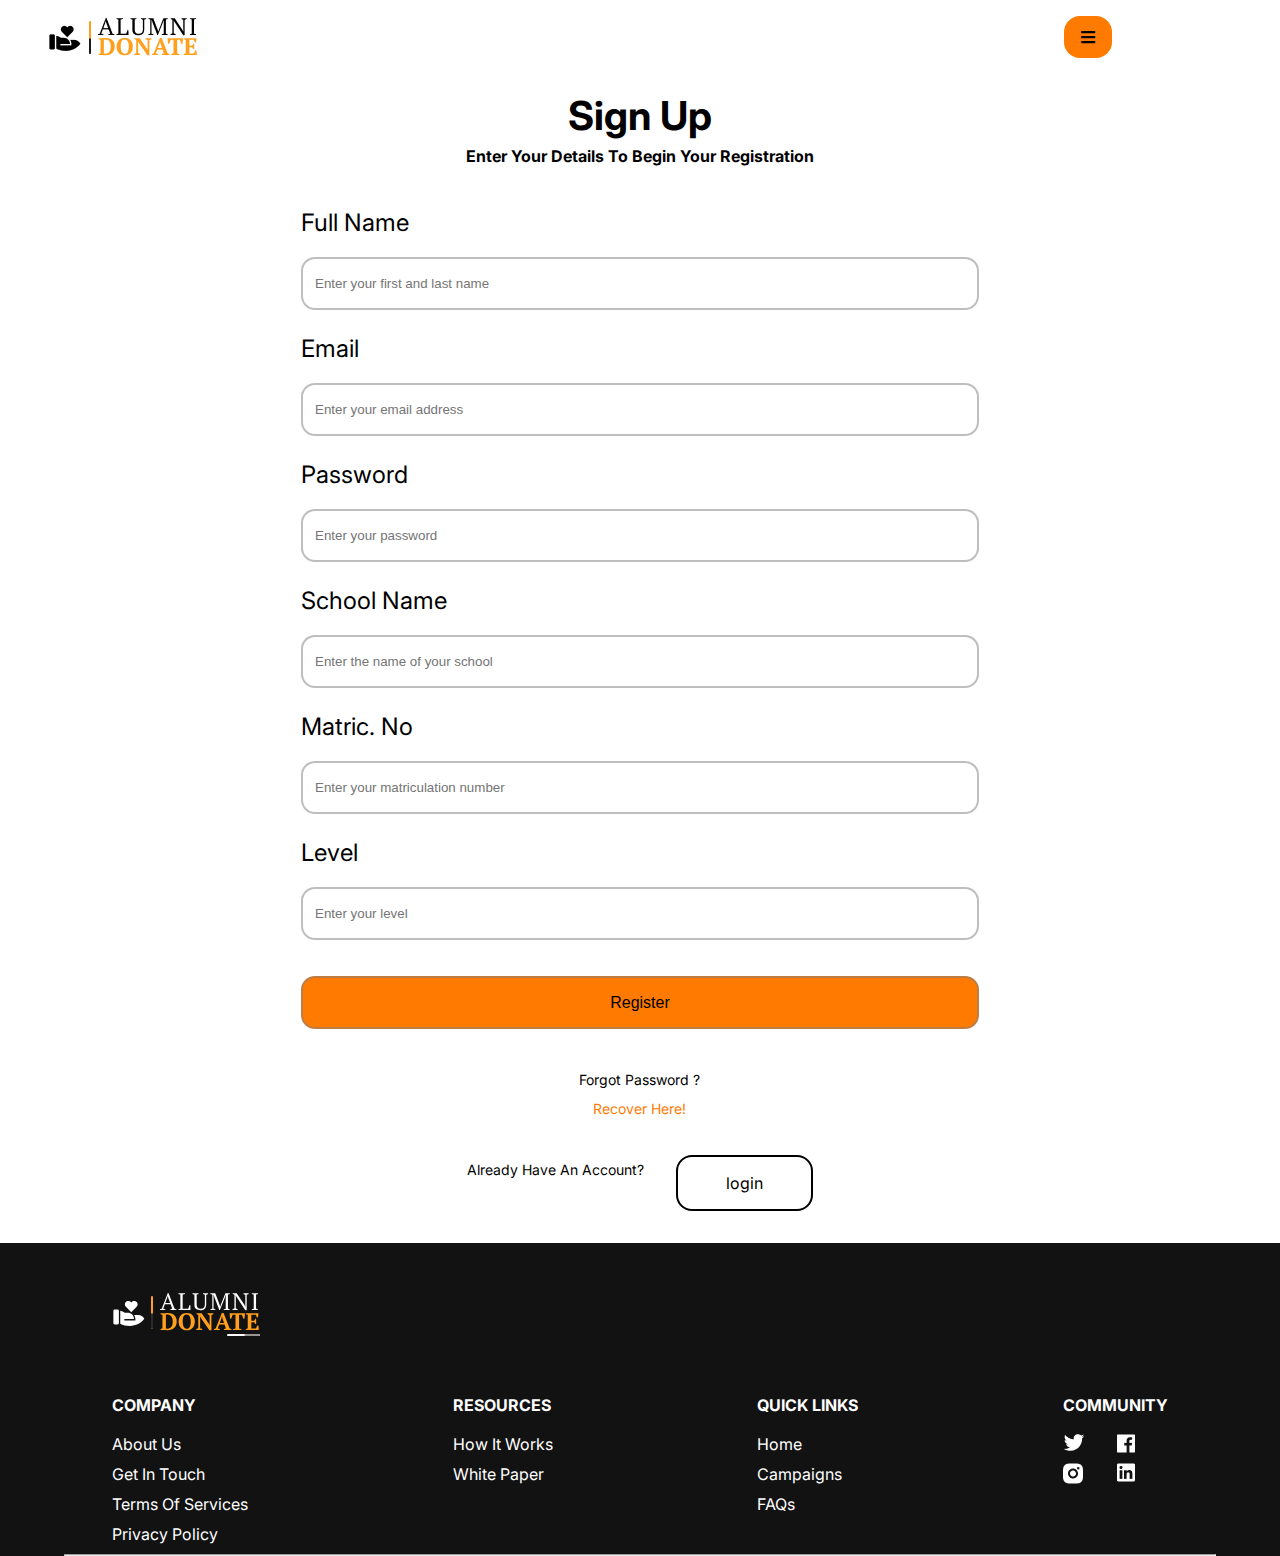
<file: Front-end/pages/signup.html>
<!DOCTYPE html>
<html lang="en">

<head>
  <meta charset="UTF-8">
  <meta http-equiv="X-UA-Compatible" content="IE=edge">
  <meta name="viewport" content="width=device-width, initial-scale=1.0">
  <link rel="stylesheet" href="../assets/css/styles.css">
  <link rel="preconnect" href="https://fonts.googleapis.com">
  <link rel="preconnect" href="https://fonts.gstatic.com" crossorigin>
  <link href="https://fonts.googleapis.com/css2?family=Inter&display=swap" rel="stylesheet">
  <link rel="stylesheet" href="../assets/fontawesome-free-5.12.1-web/css/all.css">
  <title>Sign Up</title>
  <link rel="apple-touch-icon" sizes="180x180" href="../assets/images/apple-touch-icon.png">
  <link rel="icon" type="image/png" sizes="32x32" href="../assets/images/favicon-32x32.png">
  <link rel="icon" type="image/png" sizes="16x16" href="../assets/images/favicon-16x16.png">
  <link rel="manifest" href="../assets/images/site.webmanifest">
</head>

<body>

  <header class="section-center">
    <nav class="login-nav navbar">
      <div class="img">
        <a href="index.html"><img src="../assets/images/logo-nav.png" alt=""></a>
      </div>
      <div class="ul-nav">
        <i class="fas fa-bars go-home toogle" id="nav-toogle"></i>
        <ul class="hidden" id="ul">
          <li class="btn"><a href="../pages/index.html#workings">how it works</a></li>
          <li class="btn"><a href="./documentation.html">documentation</a></li>
          <li class="btn"><a href="../pages/projects.html">Fund request</a></li>
          <li class="btn"><a href="./login.html">login</a></li>
          <li class="btn"><a href="./signup.html">sign-up</a></li>
        </ul>

      </div>
    </nav>
    <div class="create-project">
      <div>
        <h2>Sign Up</h2>
        <h4>enter your details to begin your registration</h4>
      </div>


  </header>


  <main>
    <section class="">
      <form class="sign-up" method="POST" action="../../backend/action.php">
        <article>
          <p>Full Name</p>
          <input type="text" name="fullname" id="fullname" placeholder="Enter your first and last name" required>
        </article>
        <article>
          <p>Email</p>
          <input type="email" name="email" id="email" placeholder="Enter your email address" required>
        </article>
        <article>
          <p>Password</p>
          <input type="password" name="password" id="password" placeholder="Enter your password" required>
        </article>
        <article>
          <p>School name</p>
          <input type="text" name="schoolName" id="schoolName" placeholder="Enter the name of your school" required>
        </article>
        <article>
          <p>Matric. no</p>
          <input type="text" name="matricNumber" id="matricNumber" placeholder="Enter your matriculation number"
            required>
        </article>
        <article>
          <p>Level</p>
          <input type="text" name="level" id="level" placeholder="Enter your level" required>
        </article>
        <button type="submit" class="box" name="register">Register</button>
        <div>

          <div class="flex">
            <p>forgot password ?<span class="span"><a href="resetpassword.html"> recover here!</span< /a>
            </p>
          </div>
          <div class="below">
            <p>already have an account?</p>
            <a href="../pages/login.html" class="trans boxx">login</a>
          </div>

        </div>
      </form>

    </section>
  </main>
  <!-- 
---------------------------
        footer below
        ------------
      -->
  <footer>
    <section class="section-center">
      <div class="img-container">
        <img src="../assets/images/Logo.svg" alt="">
      </div>
      <section class="footer-flex">
        <article>
          <h3>company</h3>
          <ul>
            <li><a href="../pages/documentation.html"> about us</a></li>
            <li><a href="#"> get in touch</a></li>
            <li><a href="#"> terms of services</a></li>
            <li><a href="#"> privacy policy</a></li>
          </ul>
        </article>
        <article>
          <h3>resources</h3>
          <ul>
            <li><a href="../pages/index.html#workings">how it works</a></li>
            <li><a href="#">white paper</a></li>

          </ul>
        </article>
        <article>
          <h3>Quick Links</h3>
          <ul>
            <li><a href="../pages/index.html">home</a></li>
            <li><a href="#">Campaigns</a></li>
            <li><a href="#">FAQs</a></li>
          </ul>
        </article>
        <article>
          <h3>community</h3>
          <ul class="grid">
            <li> <a href="https://www.twitter.com" target="_blank" class="footer-icon">
                <img src="../assets/logo/twitter logo.png" alt="">
              </a></li>
            <li> <a href="https://www.facebook.com" target="_blank" class="footer-icon">
                <img src="../assets/logo/facebook logo.png" alt="">
              </a></li>
            <li> <a href="https://www.instagram.com" target="_blank" class="footer-icon">
                <img src="../assets/logo/ig logo.png" alt="">
              </a></li>
            <li> <a href="https://www.linkedin.com" target="_blank" class="footer-icon">
                <img src="../assets/logo/linkedin logo.png" alt="">
              </a></li>
          </ul>
        </article>

      </section>
      <hr>
    </section>

  </footer>
  <script src="../assets/js/signin.js"></script>
  <!-- <script src="/Front-end/assets/js/script.js"></script> -->
</body>

</html>
</file>
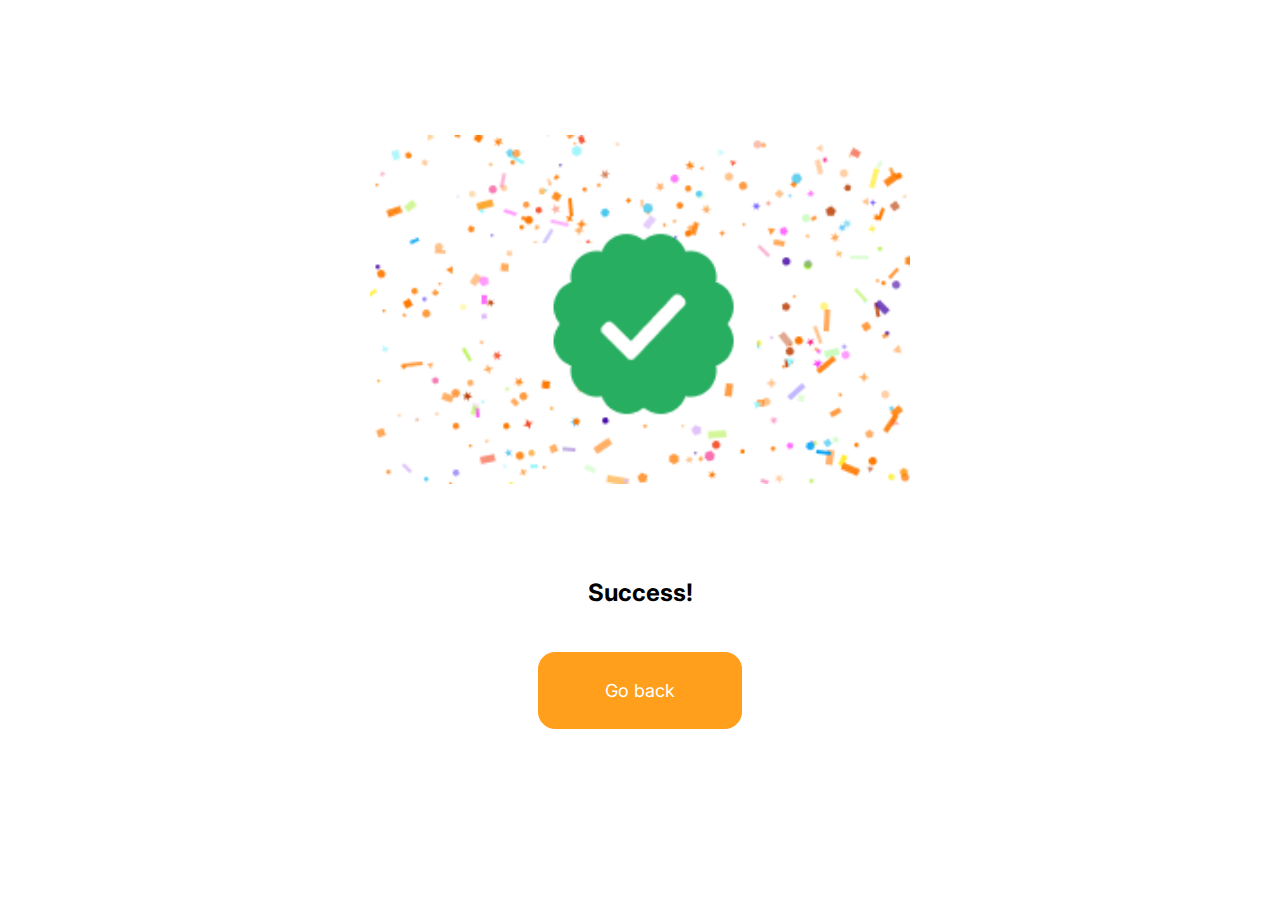
<file: Front-end/pages/subsuccess.html>
<!DOCTYPE html>
<html lang="en">
<head>
    <meta charset="UTF-8">
    <meta http-equiv="X-UA-Compatible" content="IE=edge">
    <meta name="viewport" content="width=device-width, initial-scale=1.0">
    <link rel="stylesheet" href="../assets/css/subsuccess.css">
    <link rel="preconnect" href="https://fonts.googleapis.com">
    <link rel="preconnect" href="https://fonts.gstatic.com" crossorigin>
    <link href="https://fonts.googleapis.com/css2?family=Inter&display=swap" rel="stylesheet">
    <title>Subscription Success!</title>
</head>
<body>
    <main>
        <article class="image">
            <img src="../assets/images/success-check.png" alt="subscription success">
        </article>
        <article class="word-content">
            <div class="success">
                <h2>Success!</h2>
            </div>
            <div class="button">
                <button class="go-back" onclick="document.location='../pages/index.html'">Go back</button>
            </div>
        </article>
    </main>
</body>
</html>
</file>
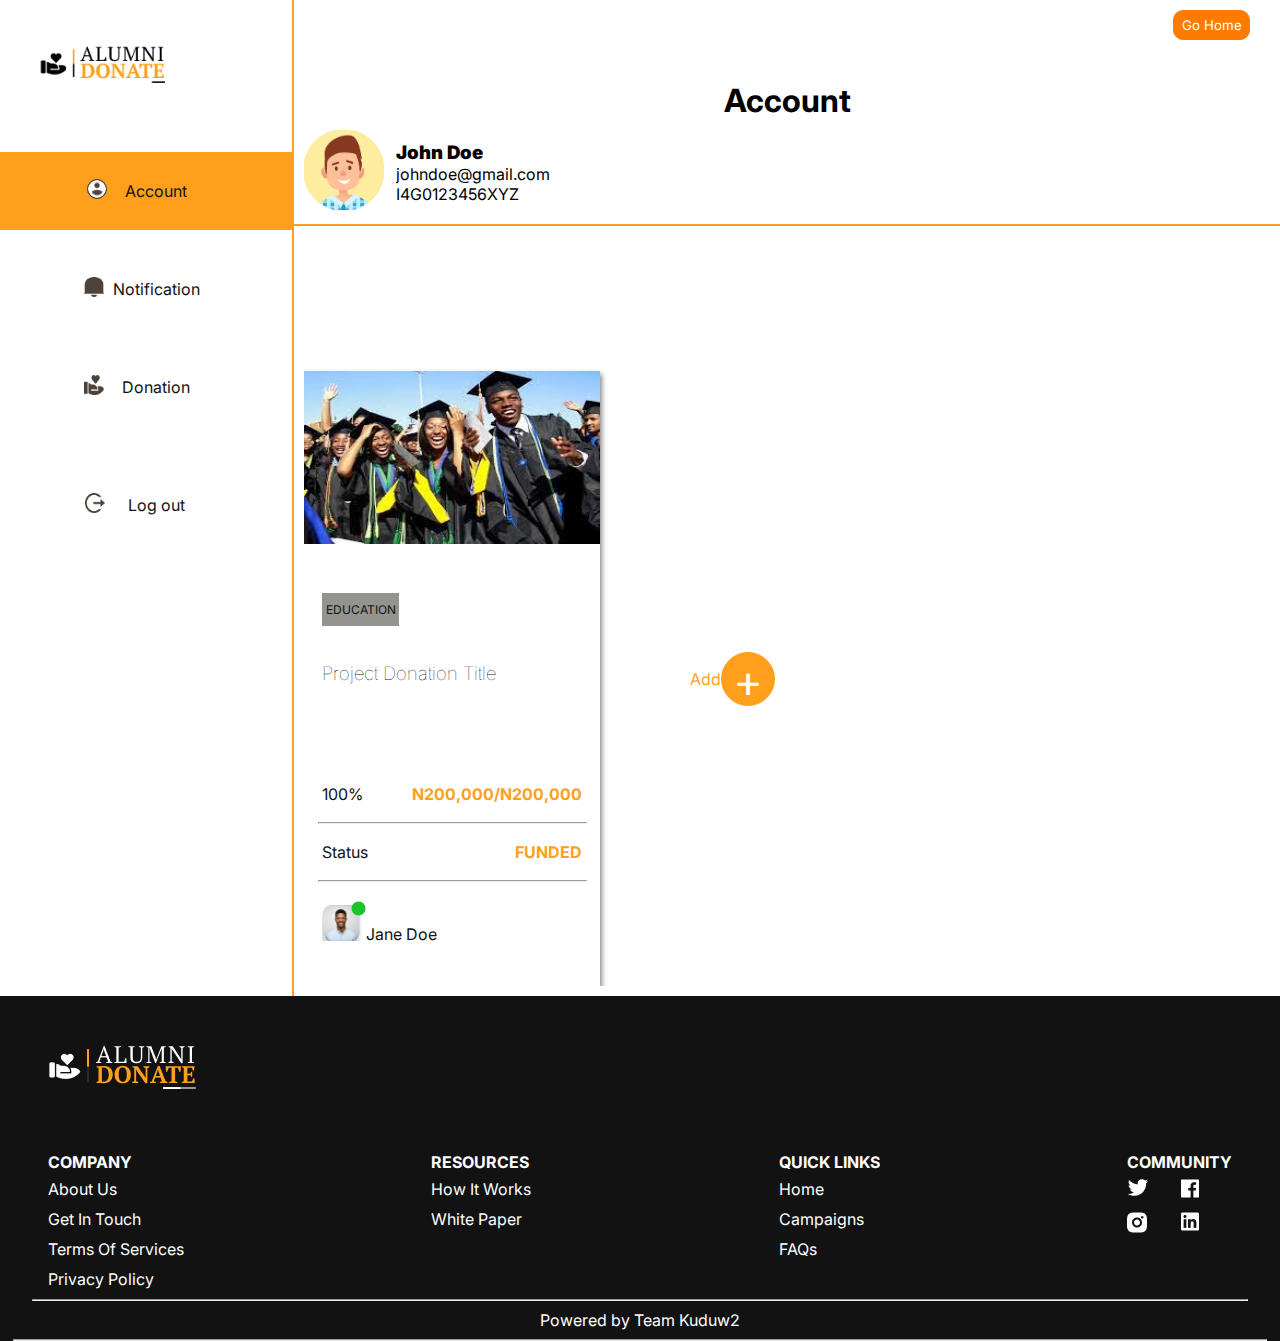
<file: Front-end/pages/userdashboard.html>
<!DOCTYPE html>
<html lang="en">
<head>
    <meta charset="UTF-8">
    <meta http-equiv="X-UA-Compatible" content="IE=edge">
    <meta name="viewport" content="width=device-width, initial-scale=1.0">
    <link rel="stylesheet" href="../assets/css/userdashboard.css">
    <link rel="preconnect" href="https://fonts.googleapis.com">
    <link rel="preconnect" href="https://fonts.gstatic.com" crossorigin>
    <link href="https://fonts.googleapis.com/css2?family=Inter&display=swap" rel="stylesheet">
    <title>Dashboard</title>
</head>
<body>
    <main class="main-container">
        <div class="sidebar-container notifside"> <!--Beginning of Sidebar Container markup-->
            <div class="main-logo-container">
                <a href="../pages/index.html"><img src="../assets/logo/alumni donate logo.png" alt="Organization Logo"></a>
            </div> <!--End of org logo markup--> <br>
            <a href="../pages/userdashboard.html">
                <div class="account-logo-container" id="active">
                    <div class="acc-content">
                        <img src="../assets/logo/account logo.png" alt="" width="20px" height="20px">
                    </div>
                    <div class="acc-content">
                        <p>Account</p>
                    </div>
                </div>
            </a> <!--End of account markup--> <br>
            <a href="../pages/usernotification.html">
                <div class="notification-logo-container">
                    <div class="notification-content">
                        <img src="../assets/logo/notification logo.png" alt="" width="20px" height="20px">
                    </div>
                    <div class="notification-content">
                        <p>Notification</p>
                    </div>
                </div>
            </a> <!--End of notification markup--> <br>
            <a href="../pages/createdonation.html">
                <div class="donation-logo-container">
                    <div class="donation-content">
                        <img src="../assets/logo/hearthand logo.png" alt="" width="20px" height="20px">
                    </div>
                    <div class="donation-content">
                    <p>Donation</p>
                    </div>
                </div>
            </a> <!--End of donation markup--> <br>
            <div class="whitespace">1</div>
            <a href="../pages/index.html">
                <div class="logout-logo-container">
                    <div class="logout-content">
                        <img src="../assets/logo/logout logo.png" alt="" width="20px" height="20px">
                    </div>
                    <div class="logout-content">
                        <p>Log out</p>
                    </div>
                </div>
            </a> <!--End of logout markup-->
            <div class="whiterspace">2</div>
        </div> <!--End of Sidebar Container markup-->

        <div class="content-container"> <!--Beginning of Content Container markup-->
            <div class="acc-info-container">
                <div class="go-home-button">
                    <button onclick="document.location='../pages/index.html'">Go Home</button>
                </div>
                <div class="acct-header">
                    <h1>Account<h1>
                </div>
                <div class="acct-info">
                    <div class="profile-pic">
                        <img src="../assets/images/21284053.jpg" alt="profile picture" width="80px" height="80px">
                    </div>
                    <div class="profile-info">
                        <p class="acc-name"><strong><h3>John Doe</h3></strong></p>
                        <p class="acc-email">johndoe@gmail.com</p>
                        <p class="acc-studentid">I4G0123456XYZ</p>
                    </div>
                </div>

            </div> <!--End of acct info markup-->
            <div class="available-donation-container">
                <div class="available-donation-tab">
                    <a href="#">
                        <img src="../assets/images/project-pic.jpg" alt="project picture" width="100%" height="200px">
                    <div class="project-info">
                        <div class="project-tag">EDUCATION</div>
                        <div class="project-title"><h3>Project Donation Title</h3></div>
                        <div class="funding-info top">
                            <div class="left">100%</div>
                            <div class="right">N200,000/N200,000</div>
                        </div>
                        <hr>
                        <div class="funding-info bottom">
                            <div class="left">Status</div>
                            <div class="right">FUNDED</div>
                        </div>
                        <hr>
                        <div class="lastinfo">
                            <img src="../assets/images/janedoe-pic2.png" alt="">
                            <div>Jane Doe</div>
                        </div>
                    </div>
                    </a>
                </div>
                <div class="available-donation-tab-add">
                    <p>Add</p>
                    <button>+</button>
                </div>
            </div> <!--End of available donation markup-->
        </div> <!--End of Content Container markup-->
    </main>
    <footer>
        <section class="section-center">
        <div class="img-container">
            <img src="../assets/logo/alumni donate logo 2.png" alt="Org Logo">
        </div>
        <section class="footer-flex">
            <article>
                <h3>company</h3>
                <ul>
                    <li><a href="../pages/documentation.html"> about us</a></li>
                    <li><a href="#"> get in touch</a></li>
                    <li><a href="#"> terms of services</a></li>
                    <li><a href="#"> privacy policy</a></li>
                </ul>
            </article>
            <article>
                <h3>resources</h3>
                <ul>
                    <li><a href="../pages/index.html/#">how it works</a></li>
                    <li><a href="#">white paper</a></li>
                   
                </ul>
            </article>
            <article>
                <h3>Quick Links</h3>
                <ul>
                    <li><a href="../pages/index.html">home</a></li>
                    <li><a href="#">Campaigns</a></li>
                    <li><a href="#">FAQs</a></li>
                </ul>
            </article>
            <article>
                <h3>community</h3>
                <ul class="grid">
                    <li> <a href="https://www.twitter.com" target="_blank" class="footer-icon">
                        <img src="../assets/logo/twitter logo.png" alt="">
                      </a></li>
                      <li> <a href="https://www.facebook.com" target="_blank" class="footer-icon">
                        <img src="../assets/logo/facebook logo.png" alt="">
                      </a></li>
                      <li> <a href="https://www.instagram.com" target="_blank" class="footer-icon">
                        <img src="../assets/logo/ig logo.png" alt="">
                      </a></li> 
                      <li> <a href="https://www.linkedin.com" target="_blank" class="footer-icon">
                        <img src="../assets/logo/linkedin logo.png" alt="">
                      </a></li> 
                </ul>
            </article>
  
    </section> 
      <hr>
    </section>
    <section class="credit">
        <div>
            Powered by Team Kuduw2
        </div>
        <hr>
    </section>
     </footer>
</body>
</html>
</file>
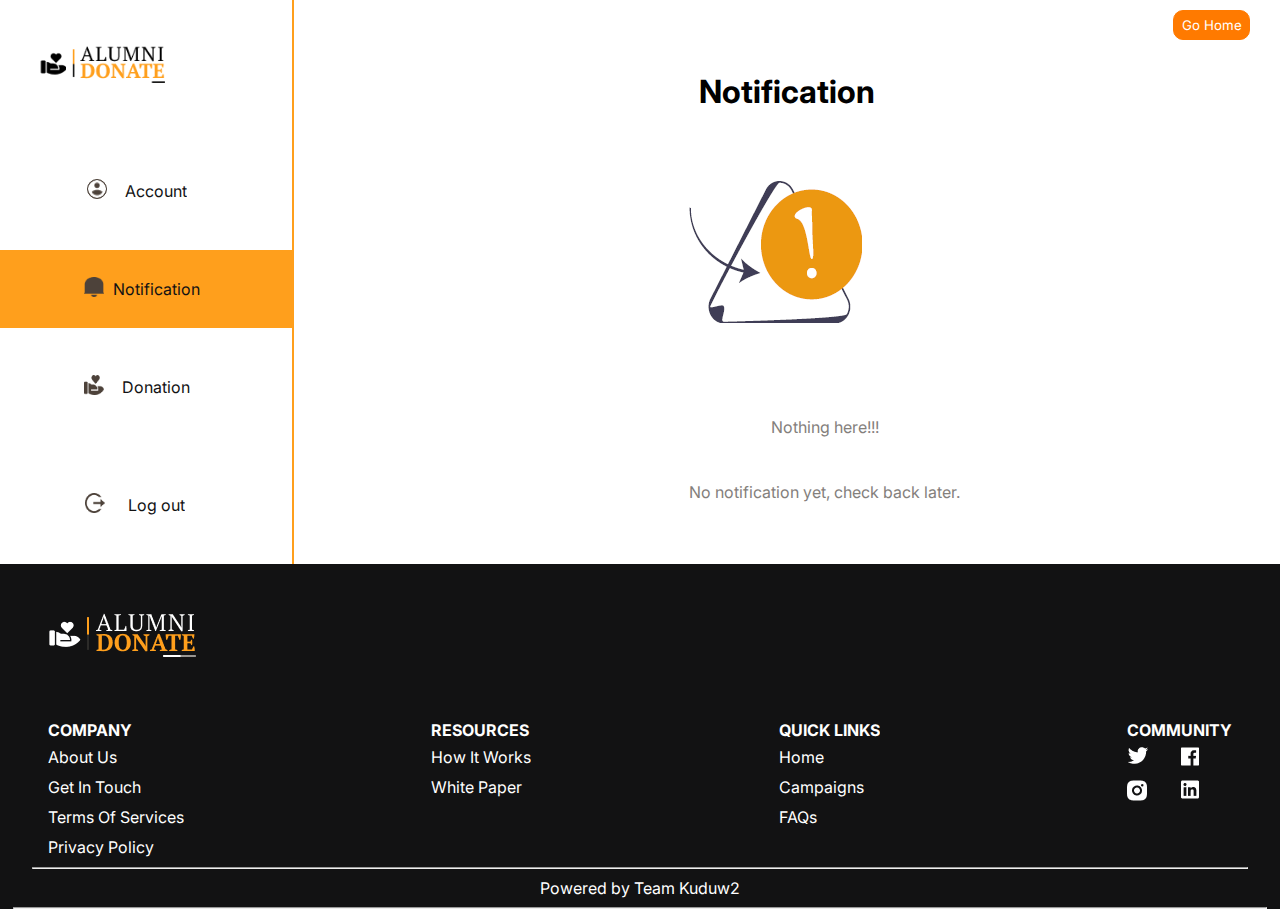
<file: Front-end/pages/usernotification.html>
<!DOCTYPE html>
<html lang="en">
<head>
    <meta charset="UTF-8">
    <meta http-equiv="X-UA-Compatible" content="IE=edge">
    <meta name="viewport" content="width=device-width, initial-scale=1.0">
    <link rel="stylesheet" href="../assets/css/userdashboard.css">
    <link rel="preconnect" href="https://fonts.googleapis.com">
    <link rel="preconnect" href="https://fonts.gstatic.com" crossorigin>
    <link href="https://fonts.googleapis.com/css2?family=Inter&display=swap" rel="stylesheet">
    <title>Notifications</title>
    <link rel="apple-touch-icon" sizes="180x180" href="../assets/images/apple-touch-icon.png">
    <link rel="icon" type="image/png" sizes="32x32" href="../assets/images/favicon-32x32.png">
    <link rel="icon" type="image/png" sizes="16x16" href="../assets/images/favicon-16x16.png">
    <link rel="manifest" href="../assets/images/site.webmanifest">
</head>
<body>
    <main class="main-container">
        <div class="sidebar-container notifside"> <!--Beginning of Sidebar Container markup-->
            <div class="main-logo-container">
                <a href="../pages/index.html"><img src="../assets/logo/alumni donate logo.png" alt="Org Logo"></a>
            </div> <!--End of org logo markup--> <br>
            <a href="../pages/userdashboard.php">
                <div class="account-logo-container">
                    <div class="acc-content">
                        <img src="../assets/logo/account logo.png" alt="" width="20px" height="20px">
                    </div>
                    <div class="acc-content">
                        <p>Account</p>
                    </div>
                </div>
            </a> <!--End of account markup--> <br>
            <a href="../pages/usernotification.html">
                <div class="notification-logo-container" id="active">
                    <div class="notification-content">
                        <img src="../assets/logo/notification logo.png" alt="" width="20px" height="20px">
                    </div>
                    <div class="notification-content">
                        <p>Notification</p>
                    </div>
                </div>
            </a> <!--End of notification markup--> <br>
            <a href="../pages/donationrequest.html">
                <div class="donation-logo-container">
                    <div class="donation-content">
                        <img src="../assets/logo/hearthand logo.png" alt="" width="20px" height="20px">
                    </div>
                    <div class="donation-content">
                    <p>Donation</p>
                    </div>
                </div>
            </a> <!--End of donation markup--> <br>
            <div class="whitespace">1</div>
            <a href="../../backend/logout.php">
                <div class="logout-logo-container">
                    <div class="logout-content">
                        <img src="../assets/logo/logout logo.png" alt="" width="20px" height="20px">
                    </div>
                    <div class="logout-content">
                        <p>Log out</p>
                    </div>
                </div>
            </a> <!--End of logout markup-->
            <div class="whiterspace">2</div>
        </div> <!--End of Sidebar Container markup-->

        <div class="notification-main-container"> <!--Beginning of Content Container markup-->
            <div class="notification-info-container">
                <div class="go-home-button">
                    <button onclick="document.location='../pages/index.html'">Go Home</button>
                </div>
                <div class="acct-header notifheader">
                    <h1>Notification<h1>
                </div>
                <!-- <div class="whitestspace">1</div> -->
                <div class="notification-available">
                    <div class="absolute">
                        <img src="../assets/images/notification-pic.png" alt="n/a logo">
                    <div class="firstline">Nothing here!!!</div>
                    <div class="secondline">No notification yet, check back later.</div>
                    </div>
                    
                </div>
        </div> <!--End of Content Container markup-->
    </main>
    <footer>
        <section class="section-center">
        <div class="img-container">
            <img src="../assets/logo/alumni donate logo 2.png" alt="">
        </div>
        <section class="footer-flex">
            <article>
                <h3>company</h3>
                <ul>
                    <li><a href="../pages/documentation.html"> about us</a></li>
                    <li><a href="#"> get in touch</a></li>
                    <li><a href="#"> terms of services</a></li>
                    <li><a href="#"> privacy policy</a></li>
                </ul>
            </article>
            <article>
                <h3>resources</h3>
                <ul>
                    <li><a href="../pages/index.html#workings">how it works</a></li>
                    <li><a href="#">white paper</a></li>
                   
                </ul>
            </article>
            <article>
                <h3>Quick Links</h3>
                <ul>
                    <li><a href="../pages/index.html">home</a></li>
                    <li><a href="#">Campaigns</a></li>
                    <li><a href="#">FAQs</a></li>
                </ul>
            </article>
            <article>
                <h3>community</h3>
                <ul class="grid">
                    <li> <a href="https://www.twitter.com" target="_blank" class="footer-icon">
                        <img src="../assets/logo/twitter logo.png" alt="">
                      </a></li>
                      <li> <a href="https://www.facebook.com" target="_blank" class="footer-icon">
                        <img src="../assets/logo/facebook logo.png" alt="">
                      </a></li>
                      <li> <a href="https://www.instagram.com" target="_blank" class="footer-icon">
                        <img src="../assets/logo/ig logo.png" alt="">
                      </a></li> 
                      <li> <a href="https://www.linkedin.com" target="_blank" class="footer-icon">
                        <img src="../assets/logo/linkedin logo.png" alt="">
                      </a></li> 
                </ul>
            </article>
  
    </section> 
      <hr>
    </section>
    <section class="credit">
        <div>
            Powered by Team Kuduw2
        </div>
        <hr>
    </section>
     </footer>
</body>
</html>
</file>
<file: Front-end/assets/css/styles.css>
@import url('https://fonts.googleapis.com/css2?family=Big+Shoulders+Display:wght@700&family=Inter:wght@100;200;300;400;500;900&display=swap');
* {
  padding: 0;
  margin: 0;
  box-sizing: border-box;
}

/* 
  ------
  global styles
  -----
  */

:root {
  --btn-color: #ff7a00;
  --white: #ffffff;
  --transition: all 0.3s linear;
}
ul {
  list-style-type: none;

}
a {
  text-decoration: none;
}
img {
  width: 100%;
  display: block;
}

h1,
h2,
h3,
h4 {
  letter-spacing: var(--spacing);
  text-transform: capitalize;
  line-height: 1.25;
  margin-bottom: 0.75rem;
}
h1 {
  font-size: 3rem;
}
h2 {
  font-size: 2rem;
}
h3 {
  font-size: 1.25rem;
}
h4 {
  font-size: 0.875rem;
}
p {
  margin-bottom: 1.25rem;
  color: var(--clr-grey-5);
}
a {
  text-decoration: none;
}
@media screen and (min-width: 800px) {
  h1 {
    font-size: 4rem;
  }
  h2 {
    font-size: 2.5rem;
  }
  h3 {
    font-size: 1.75rem;
  }
  h4 {
    font-size: 1rem;
  }
  body {
    font-size: 1rem;
    font-family: 'Inter', sans-serif;
  }
  h1,
  h2,
  h3,
  h4 {
    line-height: 1;
  }
}
.navbar {
  position: fixed;
  top: 0;
  left: 0;
  width: 100%;
  background: var(--clr-white);
  box-shadow: var(--dark-shadow);
  z-index: 2;
}
.boxx:hover{
  transform:scale(1.02);
  background: #90cfde;
  transition: var(--transition);
  cursor: pointer;
}
.section-center {
  width: 90vw;
  margin: 0 auto;
  max-width: 1170px;
}

/* 
    login-nav
    */
.login-nav {
  display: flex;
  justify-content: space-between;
  padding: 16px 48px;
}

.btn {
  /* color: var(--clr-white);
    padding: 0.375rem 0.75rem;
    letter-spacing: var(--spacing);
    display: inline-block;
    /* font-weight: 700; 
    transition: var(--transition);
    font-size: 0.875rem;
    border: 2px solid transparent;
    cursor: pointer;
    box-shadow: 0 1px 3px rgba(0, 0, 0, 0.2);*/
  margin-bottom: 0rem;
  padding: 12px 8px;
  display: block;
  transition: var(--transition);
  font-size: 15px;
  width: 100%;
  text-transform: capitalize;
}
@media screen and (min-width: 900px) {
  .btn {
    font-size: 20px;

  }
}

.btn:hover {
  background: #ff7a00;
  opacity: 0.8;
}
.toogle{
  display: block;
  padding: 200px;
}
.btn a {
  color: white;
}
.btn:hover a {
  display: block;
  transform: scale(1.03);
  color: black;
  transition: sc;
}
.hidden {
  display: none;
}
.ul-nav ul {
  border: 2px solid black;
  padding: 12px 0;
  background: black;
  opacity: 0.8;
  margin-top: 1rem;
}
.go-home {
  background: var(--btn-color);
  color: black;
  padding: 13px 17px;
  margin-right:5rem ;
  border-radius: 16px;
  text-transform: capitalize;
  cursor: pointer;
}
.go-home:hover{
  background: #90cfde;
  transform: scale(1.02);
  transition: var(--transition);
}
header {
  padding-top: 6rem;
}
header h1 {
  text-align: center;
  font-weight: 900;
  font-size: 60px;
  line-height: 72.61px;
}
header h3 {
  text-align: center;
}
.login {
  display: block;
  background: var(--btn-color);
  color: var(--white);
  border-radius: 16px;
  padding: 16px 48px;
  text-align: center;
}

/* body */

.flex {
  display: flex;
  justify-content: center;
  width: 40%;
  text-align: center;
  margin: 0 auto;
  padding-top: 12px;
  margin-bottom: 2rem;
}
.flex a {
  color: var(--btn-color);
}
.flex p,
.below p {
  font-size: 14px;
  margin: 0 auto;
}
.trans {
  background: transparent;
  color: black;
  display: block;
  border: 2px solid black;
  border-radius: 16px;
  padding: 16px 48px;
  text-align: center;
}
.create-project h2 {
  text-align: center;
}
form p {
  text-transform: capitalize;
  font-weight: 500px;
  font-size: 24px;
  color: #000000;
  line-height: 29px;
}
input,
button{
  width: 200px;
  max-width: 678px;
  height: 53px;
  padding: 12px;
  border: 2px solid #80808083;
  border-radius: 14px;
  margin-bottom: 24px;
}
button {
  background: var(--btn-color);
  margin-top: 12px;
  font-size: 16px;
}
button a {
  color: black;
}

.sign-up {
  display: grid;
  place-items: center;
}
.sign-upp {
  width: 300px;
  margin: 0 auto;
  margin-top: 24px;
}
.span,
.donate-footer .span {
  color: var(--btn-color);
}

@media screen and (min-width: 900px) {
  input,
  button {
    width: 678px;
  }
  .sign-upp {
    width: 678px;
  }
  .go-home {
    margin-right:7.5rem ;
  
  }
}
.below {
  display: flex;
  justify-content: end;
  gap: 2rem;
  padding-bottom: 2rem;
}

/* 
    footer */
footer {
  background: #121213;
  color: white;
}
footer h3 {
  text-transform: uppercase;
  font-size: 16px;
  line-height: 34px;
}
footer a {
  color: #ffffff;
}
footer ul li {
  margin-bottom: 10px;
  text-transform: capitalize;
}
.img-container {
  display: inline-block;
  padding: 48px;
}

.grid {
  display: grid;
  grid-template-columns: auto auto;
}


.footer-icon:hover{
  color: #ff7a00;
  transition: var(--transition);
}
footer ul li:hover a {
  color: var(--btn-color);
  transition: var(--transition);
}
footer img {
  width: auto;
}

.container {
  display: flex;
  justify-content: space-between;
}
.flexx {
  align-items: center;
}

/* 
  
  another one
  
  */
.create-project {
  display: flex;
  justify-content: center;
  padding-bottom: 2rem;
}
@media screen and (max-width: 700px) {
  .description-container ul li a {
    font-size: small;
  }
  .description-inner-container {
    height: 15rem;
    width: 40rem;
    background: #90cfde;
    box-shadow: 0px 4px 0px rgba(0, 0, 0, 0.25);
    border: 0.5px solid #625757;
    border-radius: 16px;
  }
}
.description-container {
  display: flex;
  justify-content: center;
  margin-top: 2rem;
  margin-bottom: 2rem;
}
.description-inner-container {
  height: 15rem;
  width: 40rem;
  background: #90cfde;
  box-shadow: 0px 4px 0px rgba(0, 0, 0, 0.25);
  border: 0.5px solid #625757;
  border-radius: 16px;
}

.description-inner-container ul {
  height: 100%;
  display: grid;
  align-items: center;
  gap: 10px;
}
.description-container ul li {
  list-style-type: none;
  opacity: 0.8;
  width: calc(100% - 7rem);
  background: white;
  border-radius: 40px;
  text-align: center;
  margin-left: auto;
  margin-right: auto;
}

.description-container ul li a {
  padding: 12px 8px;
  text-decoration: none;
  font-size: 26px;
  color: black;
  text-transform: capitalize;
}
.description-container ul li:hover {
  background: var(--btn-color);
  transition: var(--transition);
}
@media screen and (min-width: 700px) {
  .description-container ul li {
    width: 18rem;
    height: 2.5rem;
  }
  .description-inner-container {
    height: 20rem;
  }
  .description-container ul li a {
    font-size: 32px;
  }

  /* footer */
  .footer-flex {
    display: flex;
    justify-content: space-between;
    padding: 0 48px;
  }
}

/* 
    
    
    something else
    */

.donate-card {
  transition: var(--transition);
  background: var(--clr-grey-10);
  box-shadow: (0px 4px 4px rgba(0, 0, 0, 0.25));
  margin-bottom: 2rem;
}
.donate-card:hover {
  box-shadow: var(--dark-shadow);
  transform: scale(1.02);
}
.donate-img-container {
  position: relative;
}
.donate-img {
  height: 15rem;
  object-fit: cover;
}
.donate-date {
  position: absolute;
  right: 0;
  bottom: 0;
  background: var(--clr-primary-8);
  margin-bottom: 0;
  color: var(--clr-primary-1);
  text-transform: capitalize;
  padding: 0.25rem 0.5rem;
}
.donate-info {
  padding: 36px 15px;
}
/* extra css */

.donate-title h4 {
  margin-bottom: 0.75rem;
  line-height: 1.25;
  background: #e6e6e6;
  padding: 10px 8px;
  text-align: left;
  display: inline-block;
}
.donate-title h3 {
  font-size: 24px;
  text-transform: capitalize;
}
.donate-title p {
  color: var(--clr-grey-7);
}
.donate-footer {
  display: flex;
  justify-content: space-between;
  flex-wrap: wrap;
  align-items: center;
}
.donate-footer p {
  line-height: 0;
  margin-bottom: 2rem;
  text-transform: capitalize;
  color: var(--clr-primary-5);
}
.donate-btn {
  text-align: center;
}

@media screen and (min-width: 768px) {
  .featured-center {
    display: flex;
    flex-wrap: wrap;
    justify-content: space-between;
  }
  .donate-card {
    flex: 0 0 calc(50% - 2rem);
  }
}
@media screen and (min-width: 1170px) {
  .donate-card {
    flex: 0 0 calc(33.333% - 2rem);
  }
}

.progress-container {
  display: flex;
  justify-content: space-between;
  position: relative;
  margin-bottom: 30px;
  max-width: 100%;
}
/* .progress-container::before{
    content: "";
    background: #e0e0e0;
    position: absolute;
    top:50%;
    left:0;
    transform: translateY(-50%);
    height:4px;
    width:100%;
    z-index: -1;
    transition: .4s ease;
  }
  
  .line{
    background: #2fa62d;
    position: absolute;
    top:50%;
    left:0;
    transform: translateY(-50%);
    height:4px;
    width:20%;
    z-index: -1;
    transition: .4s ease;
  } */
/* .line {
    height: 4px; */
/* background:grey;
    border-radius: 2px;
    margin-bottom: 2rem;
    position: relative;
    
    width: 100%;
  }
  
  .line::before {
    content: "";
    position: absolute;
    background-color: #2fa62d;
    top:50%;
    left:0;
    transform: translateY(-50%);
    height:4px;
    width: 100%;
    transition: .4s ease;
    /* z-index:; */

/* } */
/* .progress-container {
  display: flex;
  justify-content: space-between;
  position: relative;
  margin-bottom: 30px;
  max-width: 100%;
  width: 350px;
}
.progress-container::before {
  content: "";
  background: #e0e0e0;
  position: absolute;
  top: 50%;
  left: 0;
  transform: translateY(-50%);
  height: 4px;
  width: 100%;
  z-index: -1;
  transition: 0.4s ease;
}

.line {
  background: #3498db;
  position: absolute;
  left: 0;
  height: 4px;
  width:;
  z-index: -1;
  transition: 0.4s ease;
} */
.extra {
  display: flex;
  justify-content: flex-start;
  align-items: center;
  gap: 10px;
  padding-top: 10px;
}
.arrow {
  background: var(--btn-color);
  border-radius: 50%;
  margin-bottom: 2rem;
  cursor: pointer;
}
.arrow i {
  padding: 12px;
}
box-section {
  margin-bottom: 2rem;
}

input:focus {
  outline: 2px solid var(--btn-color);
  border: 0;
}

/* 

Create donation */
@media screen and (min-width: 992px) {
  .contact-center {
    display: flex;
    justify-content: space-between;
  }
  .contact-form {
    align-self: flex-start;
    flex: 1 1 auto;
    max-width: 100%;
    padding-left: 2rem;
  }
}
</file>
<file: Front-end/assets/css/createdonation.css>
/***Global Styles***/
* {
    margin: 0;
    padding: 0;
    box-sizing: border-box;
    font-family: 'Inter', sans-serif;
}

main .details-container {
    display: flex;
    flex-direction: row;
    justify-content: space-around;
    align-items: center;
}
main .details-container .details-tab {
    padding: 5vh;
    width: 30%;
    font-size: 13px;
}

main .details-container button {
    width: 90%;
}
main .details-container a {
    text-decoration: none;
    color: black;
}

main .details-container .add {
    box-shadow: 2px 3px 5px ;
    border-radius: 10px;
    padding: 3vh;
    margin-bottom: 4vh;
}

main .details-container .add a img {
    margin: auto;
    padding-bottom: 3vh;
}
main .details-container .add a p {
    text-align: center;
}

main .details-container img {
    width: 10vw;
    height: 20vh;
}

.sub-blue {
    background-color: #6BBED2;
}

.sub-blue .sub-blue-content {
    padding: 0.5vh;
}
.sub-blue .terminal-top {
    padding-top: 8vh;
}
.sub-blue .terminal-bot {
    padding-bottom: 8vh;
}

/***MEDIA QUERIES***/

@media screen and (max-width:767px) {
    main .details-container .details-tab {
        padding: 5vh;
        width: 33%;
    }
}

@media screen and (max-width:650px) {
    main .details-container {
        flex-direction: column;
        justify-content: center;
    }
    main .details-container .details-tab {
        width: 70%;
    }

    main .details-container .mobile-flex {
        display: flex;
        flex-direction: row;
        justify-content:space-between;
    }
    main .details-container img {
        width: 15vw;
    }
    main .details-container .share {
        text-align: center;
    }
    main .details-container .add {
        margin-bottom: 0;
    }
    .sub-blue {
        border-radius: 18px;
    }
    .sub-blue .terminal-top {
        padding-top: 6vh;
    }
    .sub-blue .terminal-bot {
        padding-bottom: 4vh;
    }
}

@media screen and (max-width: 520px) {
    main .details-container .mobile-flex {
        flex-direction: column;
    }
    main .details-container .add {
        margin-bottom: 5vh;
    }
    main .details-container img {
        width: 20vw;
    }
}
</file>
<file: Front-end/assets/css/documentation.css>
* {
  margin: 0;
  padding: 0;
  box-sizing: border-box;
  font-family: 'inter';
}

button,
a {
  cursor: pointer;
}

nav {
  display: flex;
  justify-content: space-between;
  align-items: center;
  padding: 20px 75px;
}

nav a:nth-child(2) {
  text-decoration: none;
  color: white;
  background-color: #FF7A00;
  border-radius: 10px;
  padding: 8px 12px;
  font-size: 14px;
}

header {
  width: 100%;
  position: relative;
}

header img {
  width: 100%;
}

header h1 {
  color: #FF7A00;
  position: absolute;
  top: 50%;
  bottom: 50%;
  left: 10%;
  font-size: 45px;
  font-weight: 500;
}

section {
  width: 75%;
  margin: auto;
  padding: 20px;
}

section p,
section li {
  line-height: 18px;
  color: #42403E;
  font-size: 12px;
}

section ul,
section ol {
  width: fit-content;
  margin: auto;
}

section h1,
section h2,
section h3,
section h4 {
  text-align: center;
  padding: 5px;
}

section h1 {
  font-size: 50px;
}

section h2 {
  color: #42403E;
  font-size: 40px;
}

section h3 {
  color: #42403E;
  font-size: 20px;
}

section h4 {
  padding: 20px;
}

.center-align {
  text-align: center;
  padding: 10px;
}

.width {
  width: 60%;
  margin: auto;
}

table {
  width: 100%;
  border: 1px solid black;
}

th,
td {
  text-align: left;
  border: 1px solid black;
  padding: 5px;
  margin: 0;
  line-height: 25px;
  font-size: 14px;
}

.mobile {
  display: none;
}

/*FOOTER*/
footer {
  background-color: #000;
  color: #fff;
}
footer section article h3 {
  text-transform: uppercase;
  font-size: 16px;
  line-height: 34px;
}
footer a {
  color: #ffffff;
  text-decoration: none;
}
footer ul li a:hover {
  color: #FF9F1C;
}
footer ul li {
  margin-bottom: 10px;
  text-transform: capitalize;
  list-style-type: none;
}
footer ul {
  padding-left: 0;
}
.image-container {
  display: inline-block;
  padding: 48px;
}
.grid-social {
  display: grid;
  grid-template-columns: auto auto;
}
/* .footer-icon:hover {
  color: var(--btn-color);
  transition: var(--transition);
}
footer ul li:hover a {
  color: var(--btn-color);
  transition: var(--transition);
} */
.footer-flex {
  display: flex;
  justify-content: space-between;
  padding: 0 48px;
}
section hr {
  width: 95%;
  margin: auto;
}
.credit div {
  text-align: center;
  padding: 1vh;
}  
.credit hr {
  width: 98%;
  margin: auto;
}
footer section {
  width: auto;
}

@media screen and (max-width:670px) {
  footer h3 {
    font-size: 13px;
}
.image-container, .footer-flex {
  padding: 20px;
}
}
@media screen and (max-width:499px) {
  footer h3 {
    font-size: 12px;
}
footer a {
    font-size: 10px;
}
}
@media screen and (max-width:425px) {
  footer .footer-flex {
    display: block;
  }
}

@media screen and (max-width: 900px) {
  nav {
    padding: 15px;
  }

  nav a:first-child img {
    width: 75%;
  }

  header h1 {
    font-size: 25px;
  }

  section {
    width: 98%;
    margin: auto;
  }

  section h1 {
    font-size: 15px;
  }

  section h2 {
    color: #42403E;
    font-size: 15px;
  }

  section h3 {
    color: #42403E;
    font-size: 15px;
  }

  section h4 {
    padding: 15px 0;
  }

  section ul,
  section ol {
    width: fit-content;
    margin: unset;
  }

  table {
    display: none;
  }

  .center-align {
    padding: 10px 0;
    text-align: left;
  }

  .width {
    width: 100%;
  }

  .mobile {
    display: block;
  }

  .mobile:last-child>ul>li {
    font-weight: 700;
  }
}
</file>
<file: Front-end/assets/css/subsuccess.css>
* {
    margin: 0px;
    padding: 0px;
    box-sizing: border-box;
    font-family: 'Inter', sans-serif;
    overflow-x: hidden;
}

main {
    width: 70vh;
    margin: auto;
}

main article {
    padding: 5vh;
}

main article img {
    width: 100%;
    padding-top: 10vh;
}

main h2, main .button {
    padding-bottom: 5vh;
    text-align: center;
}

main button {
    width: 16vw;
    border: solid 1px #FF9F1C;
    border-radius: 17px;
    background-color: #FF9F1C;
    color: #FFFFFF;
    padding: 3vh;
    font-size: 18px;
}

@media screen and (max-width: 699px) {
    main button {
        font-size: 14px;
        width: 22vw;
        padding: 2vh;
        border-radius: 22px;
    }
}

@media screen and (max-width: 499px) {
    main {
        width: 40vh;
    }
    main button {
        width: 26vw;
    }
}
</file>
<file: Front-end/assets/css/userdashboard.css>
* {
    margin: 0px;
    padding: 0px;
    box-sizing: border-box;
    font-family: 'Inter', sans-serif;
    overflow-x: hidden;
}

body {
    background-color: #FFFFFF;
    width: 100%;
}

.main-container {
    /* height: 70%; */
    /* margin: auto; */
    width: 100%;
    display: flex;
    flex-direction: row;
    justify-content: center;
    /* align-items: center; */
}

/*Side bar container styles*/
.sidebar-container {
    /* height: 70vh; */
    width: 23vw;
    border-right: 2px solid #FF9F1C;
    /* display: flex;
    flex-direction: column; */
}

.content-container {
    width: 77vw;
    /* border-left: 2px solid #FF9F1C; */
    display: flex;
    flex-direction: column;
    justify-content: center;
    /* align-items: center; */
}

#active {
    background-color: #FF9F1C;
}

.main-logo-container {
    /* width: 80px; */
    margin: 5vh 0vw 0vh 3vw;
    padding-bottom: 5vh;
}

.main-logo-container img {
    /* width: 80px; */
    height: 38px;
}

.account-logo-container {
    padding-bottom: 3vh;
    padding-top: 3vh;
    display: flex;
    flex-direction: row;
    justify-content: center;
    align-items: center;
}

.notification-logo-container {
    padding-bottom: 3vh;
    padding-top: 3vh;
    display: flex;
    flex-direction: row;
    justify-content: center;
    align-items: center;
}

.donation-logo-container {
    padding-bottom: 3vh;
    padding-top: 3vh;
    display: flex;
    flex-direction: row;
    justify-content: center;
    align-items: center;
}

.logout-logo-container {
    padding-bottom: 3vh;
    padding-top: 3vh;
    display: flex;
    flex-direction: row;
    justify-content: center;
    align-items: center;
}

.account-logo-container:hover,
.notification-logo-container:hover,
.donation-logo-container:hover,
.logout-logo-container:hover {
    background-color: #FF9F1C;
}

.whitespace {
    /* height: 14vh; */
    color: #FFFFFF;
}

.whiterspace {
    /* height: 37vh; */
    color: #FFFFFF;
}

.acc-content {
    padding-right: 2vh;
}

.acc-content img {
    background-color: #4D423A;
    border: 1px solid #4D423A;
    border-radius: 100%;
}

.notification-content {
    padding-right: 1vh;
}

.donation-content {
    padding-right: 2vh;
}

.logout-content {
    padding-right: 2.5vh;
}

/*Content Container Styles*/
.acc-info-container {
    position: relative;
    border-bottom: 2px solid #FF9F1C;
}

.go-home-button {
    position: absolute;
    top: 10px;
    right: 30px;
}

.go-home-button button {
    width: 6vw;
    height: 30px;
    border-radius: 10px;
    border: 1px solid #FF7A00;
    background-color: #FF7A00;
    color: #FFFFFF;
}

.acct-header {
    padding-top: 9vh;
    text-align: center;
}

.acct-info {
    display: flex;
    flex-direction: row;
    align-items: center;
}

.profile-info {
    margin: 10px 2px 10px;
}

.profile-pic {
    margin: 10px;
}

.available-donation-container {
    width: 70vw;
    margin: 10px;
    padding-top: 15vh;
    display: flex;
    flex-direction: row;
    align-items: center;
}

.available-donation-tab {
    box-shadow: 2px 3px 5px #888888;
    width: 33%;
}

.available-donation-tab img {
    padding-bottom: 3vh;
}

.project-info .project-tag {
    background-color: #94948f;
    width: 6vw;
    margin: 2vh;
    font-size: 12px;
    padding-top: 1vh;
    padding-bottom: 1vh;
    text-align: center;
}

.project-info .project-title h3 {
    font-weight: 100;
    padding-bottom: 7vh;
    margin: 2vh;
}

.funding-info {
    margin: 2vh;
    display: flex;
    flex-direction: row;
    align-items: stretch;
    justify-content: space-between;
}

.funding-info .right {
    font-weight: bold;
    color: #FF9F1C;
}

hr {
    width: 21vw;
    margin: auto;
}

.lastinfo {
    margin: 2vh;
    display: flex;
    flex-direction: row;
    justify-content: flex-start;
    align-items: center;
}

.available-donation-tab-add button {
    background-color: #FF9F1C;
    border-radius: 100%;
    border: 1px solid #FF9F1C;
    width: 6vh;
    height: 6vh;
    font-size: 5vh;
    color: #FFFFFF;
}

.available-donation-tab-add {
    display: flex;
    flex-direction: row;
    align-items: center;
    justify-content: center;
    /* padding-left: 10vh; */
}

.available-donation-tab-add p {
    color: #FF9F1C;
    padding-left: 10vh;
}

.available-donation-tab-add button {
    overflow-y: hidden;
}

/*NOTIFICATION PAGE*/
.notification-main-container {
    width: 77vw;

}

.notifside {
    border-right: 2px solid #FF9F1C;
}

.notification-info-container .notification-availables {
    position: relative;
}

.notification-info-container .notification-available .absolute {
    position: absolute;
    right: 25%;
    top: 20%;
    color: #84807C;
}

.notification-info-container .notification-available .firstline {
    text-align: center;
    padding-bottom: 5vh;
    color: #84807C;
}

.notification-info-container .notification-available .secondline {
    text-align: center;
}

.notification-info-container .notification-available img {
    /* padding-bottom: 8vh; */
    height: 25%;
    margin: auto;
    margin-bottom: 10vh;
    /* padding-top: 50vh; */
}

.notification-info-container .whitestspace {
    height: 100vh;
    color: #FFFFFF;
}

.notification-info-container .notifheader {
    padding-top: 8vh;
    /* padding-bottom: 10vh; */
}

.notification-info-container button:hover,
.acc-info-container button:hover {
    background-color: #FFFFFF;
    color: #121213;
}

.main-container a {
    list-style-type: none;
    text-decoration: none;
    color: #121213;
}

/* 
  footer */
footer {
    background: #121213;
    color: white;
}

footer h3 {
    text-transform: uppercase;
    font-size: 16px;
    line-height: 34px;
}

footer a {
    color: #ffffff;
    text-decoration: none;
}

footer li:hover {
    color: #FF9F1C;
}

footer ul li {
    margin-bottom: 10px;
    text-transform: capitalize;
    list-style-type: none;
}

.img-container {
    display: inline-block;
    padding: 48px;
}

.grid {
    display: grid;
    grid-template-columns: auto auto;
}

.footer-icon:hover {
    color: var(--btn-color);
    transition: var(--transition);
}

footer ul li:hover a {
    color: var(--btn-color);
    transition: var(--transition);
}

.container {
    display: flex;
    justify-content: space-between;
}

.flexx {
    align-items: center;
}

form {
    /* background: #ff7a00; */
    border-radius: 25px;
    position: relative;
}

.footer-flex {
    display: flex;
    justify-content: space-between;
    padding: 0 48px;
}

section hr {
    width: 95%;
}

.credit div {
    text-align: center;
    padding: 1vh;
}

.credit hr {
    width: 98%;
    margin: auto;
}

/*******MEDIA QUERIES*******/
@media screen and (max-width: 1149px) {
    .project-info .project-tag {
        width: 9vw;
    }
}

@media screen and (max-width: 999px) {
    .go-home-button button {
        width: 11vw;
    }

    .available-donation-container {
        width: 83vw;
    }

    .available-donation-tab {
        width: 37%;
    }

    hr {
        width: 26vw;
    }
}

@media screen and (max-width: 800px) {
    .project-info .project-tag {
        width: 11vw;
    }

    hr {
        width: 30vw;
    }

    /* .whiterspace {
        height: 50vh;
    } */
    .available-donation-container {
        width: 95vw;
    }

    .available-donation-tab {
        width: 37%;
    }

    .notification-info-container .notification-available .absolute {
        right: 20%;
    }
}

@media screen and (max-width: 670px) {
    .go-home-button button {
        width: 13vw;
    }

    /* .sidebar-container .main-logo-container {
        margin: 5vh 0 10vh; */
    /* } */
    .acc-content img,
    .notification-content img,
    .donation-content img,
    .logout-content img {
        margin-left: 10px;
    }

    .project-info .project-tag {
        width: 14vw;
    }

    .available-donation-container {
        display: block;
        width: 70vw;
    }

    .available-donation-tab {
        width: 100%;
        margin-bottom: 10vh;
    }

    .available-donation-container .available-donation-tab hr {
        width: 95%;
    }

    .available-donation-tab-add {
        margin-bottom: 10vh;
    }

    .project-info .project-title h3 {
        padding-bottom: 3vh;
    }

    footer h3 {
        font-size: 13px;
    }

    .notification-info-container .notification-available .absolute {
        right: 16%;
    }

    .main-logo-container {
        margin: 5vh 0vw 0vh 2vw;
    }

    .main-logo-container img {
        width: 100px;
    }

    .img-container,
    .footer-flex {
        padding: 20px;
    }

    .available-donation-container .available-donation-tab-add p {
        padding-left: 6vh;
    }

    /* .whiterspace {
        height: 46vh;
    } */
}

@media screen and (max-width:599px) {
    .main-logo-container {
        margin: 5vh 0vw 0vh 1vw;
    }
}

@media screen and (max-width:499px) {
    * {
        font-size: 13px;
    }

    .acct-header h1 {
        font-size: 2em;
    }

    .project-info .project-title h3 {
        font-size: 1.17em;
    }

    .project-info .project-tag {
        width: 17vw;
    }

    footer h3 {
        font-size: 12px;
    }

    footer a {
        font-size: 10px;
    }

    .main-logo-container {
        margin: 5vh 0vw 0vh 1vw;
    }

    .main-logo-container img {
        width: 80px;
    }

    /* .available-donation-tab-add button {
        width: 3vh;
        height: 3vh;
    } */
}

@media screen and (max-width:444px) {
    .go-home-button button {
        width: 15vw;
    }

    .notification-info-container .notification-available .absolute {
        right: 16%;
    }

    .available-donation-container .available-donation-tab-add {
        padding-left: 0;
    }

    .available-donation-container .available-donation-tab-add p {
        padding-left: 3vh;
        font-size: 13px;
    }
}

@media screen and (max-width:425px) {
    * {
        font-size: 11px;
    }

    .acct-header h1 {
        font-size: 2em;
    }

    .project-info .project-title h3 {
        font-size: 1.17em;
    }

    .notification-content p {
        font-size: 10px;
    }

    .notification-content img {
        margin-right: 10px;
    }

    /* .main-logo-container img {
        width: 60px;
    } */
    .project-info .project-tag {
        width: 22vw;
    }

    footer h3 {
        font-size: 13px;
    }

    footer .footer-flex {
        display: block;
    }

    .account-logo-container p,
    .notification-logo-container p,
    .donation-logo-container p,
    .logout-logo-container p {
        display: none;
    }
}

@media screen and (max-width: 369px) {

    /* .logout-content img {
        margin-left: 0;
    } */
    .main-logo-container {
        margin: 5vh 0vw 0vh 0vw;
    }

    .main-logo-container img {
        width: 70px;
    }
}


@media screen and (max-height:449px) {
    /* .whiterspace {
        height: 55vh;
    }
    .whitestspace {
        height: 110vh;
    } */
}

@media screen and (max-height:399px) {
    /* .whiterspace {
        height: 60vh;
    }
    .whitestspace {
        height: 120vh;
    } */
}

@media screen and (max-height:329px) {
    /* .whiterspace {
        height: 80vh;
    }
    .whitestspace {
        height: 130vh;
    } */
}

@media screen and (max-height:269px) {
    /* .whiterspace {
        height: 93vh;
    }
    .whitestspace {
        height: 140vh;
    }*/
}

table {
    font-family: arial, sans-serif;
    border-collapse: collapse;
    width: 70%;
    margin-left: auto;
    margin-right: auto;
    background-color: white;
}

td,
th {
    border: 1px solid #050119;
    text-align: center;
    padding: 8px;
}


/* @media screen and (max-width:767px) {
    .notification-info-container .notification-available{
        position: absolute;
        right: 25%;
        top: 25%;
}
} */
</file>
